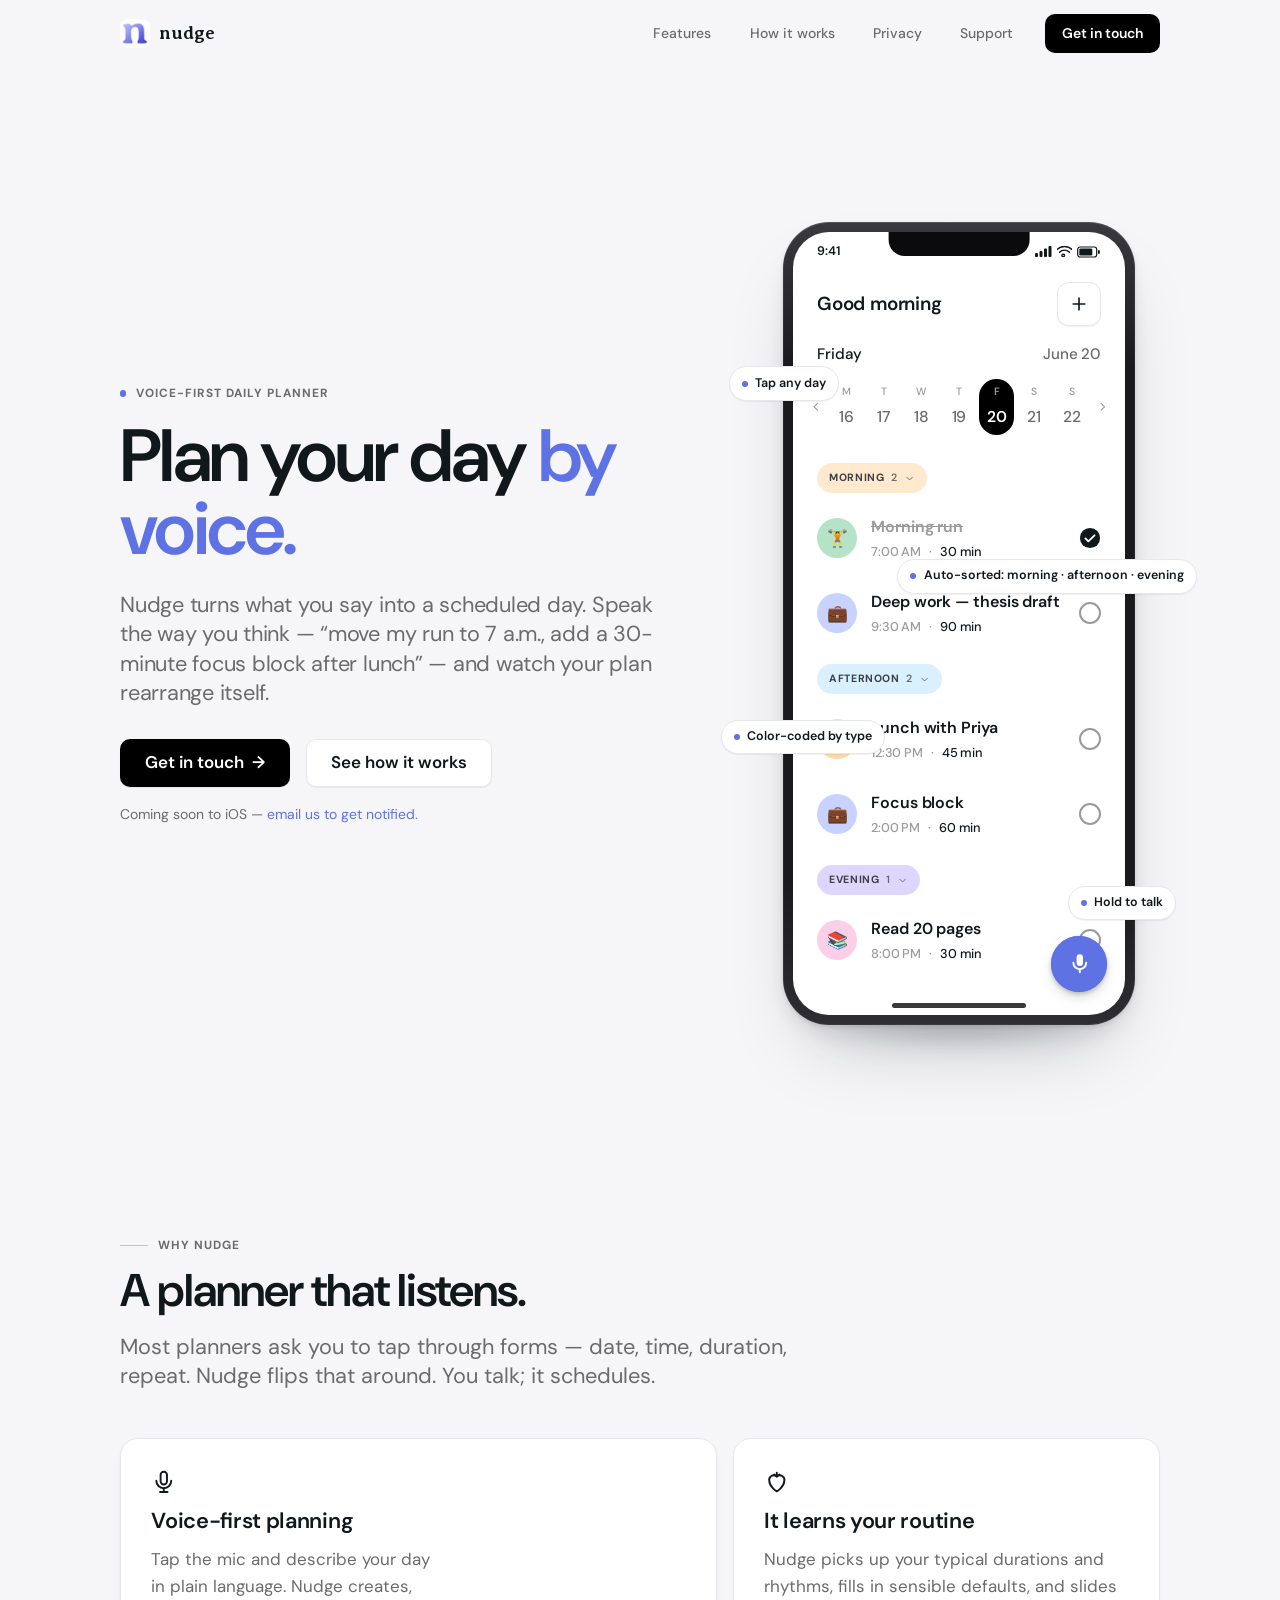
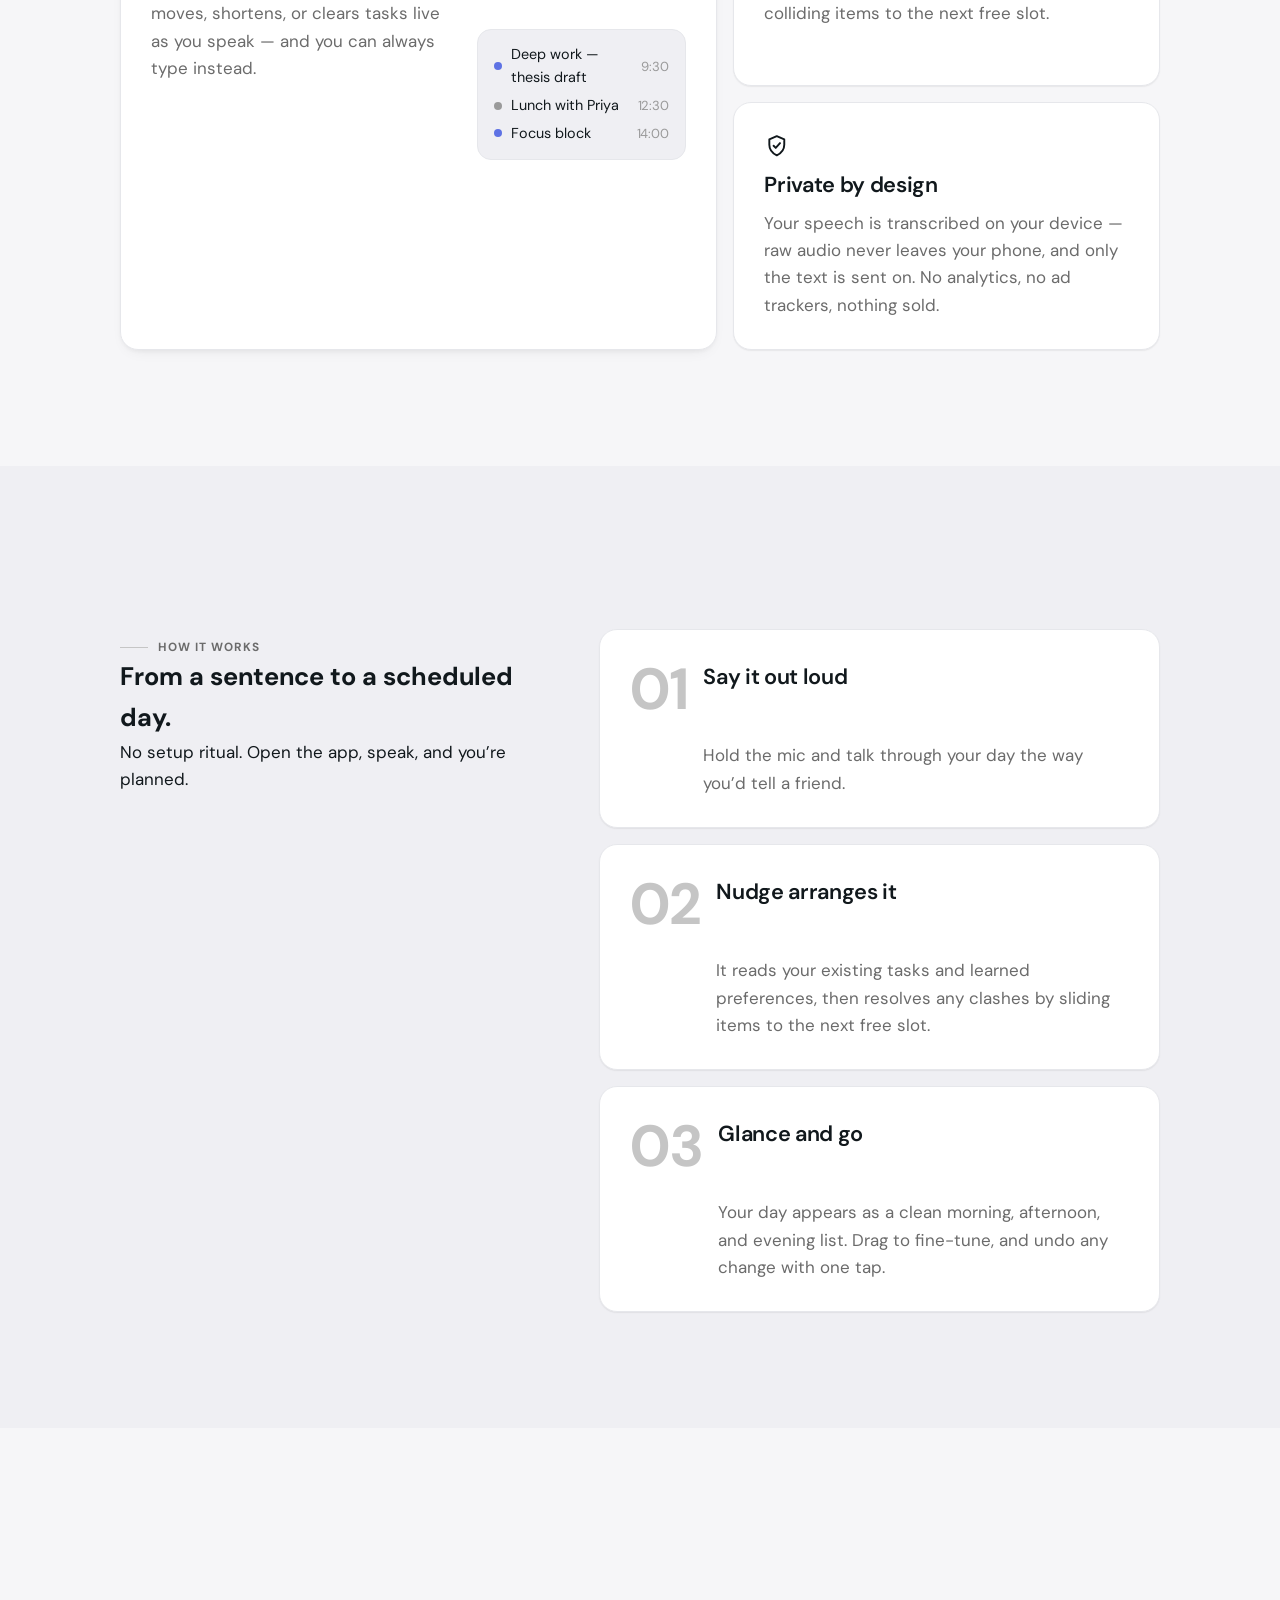
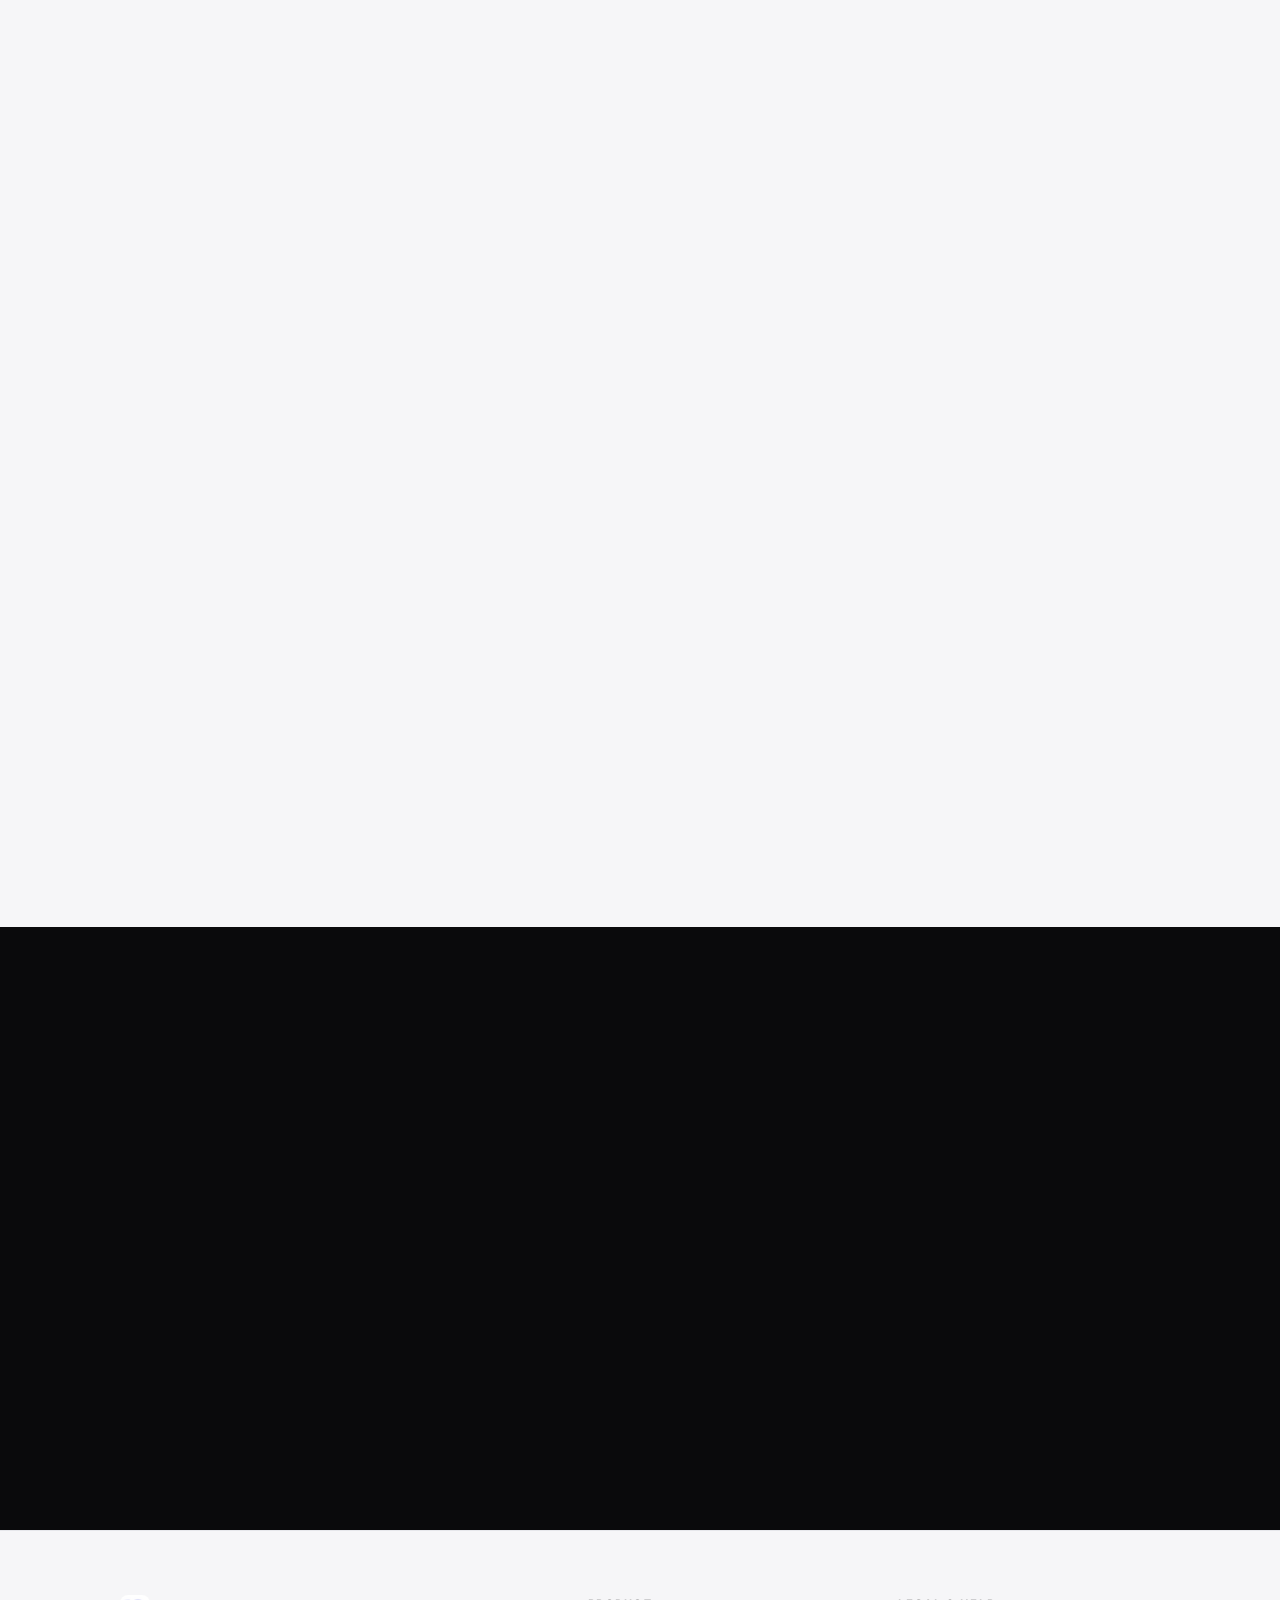
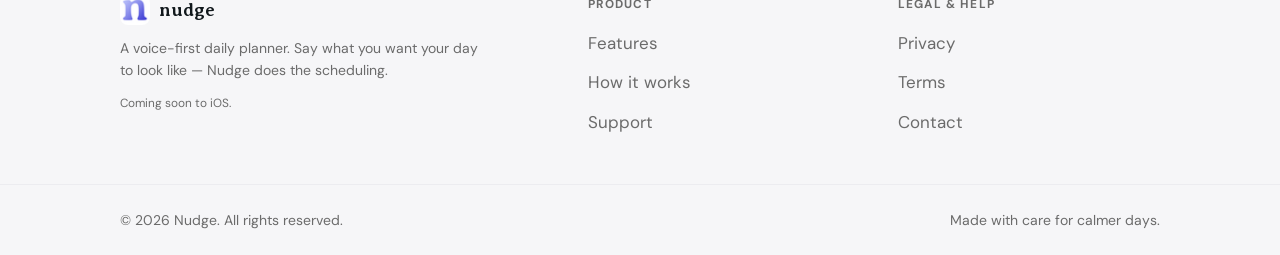
<file: index.html>
<!doctype html>
<html lang="en">
<head>
  <meta charset="utf-8" />
  <meta name="viewport" content="width=device-width, initial-scale=1" />

  <title>Nudge — Plan your day by voice</title>
  <meta name="description" content="Nudge is a voice-first daily planner. Say what you want your day to look like, and Nudge turns it into a scheduled day — no fiddly forms. Private by design, with on-device transcription." />
  <link rel="canonical" href="https://namle05.github.io/nudge-site/" />
  <meta name="theme-color" content="#F6F6F8" media="(prefers-color-scheme: light)" />
  <meta name="theme-color" content="#0A0A0C" media="(prefers-color-scheme: dark)" />
  <meta name="color-scheme" content="light dark" />

  <!-- Icons -->
  <link rel="icon" type="image/png" href="assets/favicon.png" sizes="512x512" />
  <link rel="icon" type="image/png" href="assets/favicon-32.png" sizes="32x32" />
  <link rel="apple-touch-icon" href="assets/apple-touch-icon.png" />

  <!-- Sitemap -->
  <link rel="sitemap" type="application/xml" href="sitemap.xml" />

  <!-- Open Graph -->
  <meta property="og:type" content="website" />
  <meta property="og:site_name" content="Nudge" />
  <meta property="og:title" content="Nudge — Plan your day by voice" />
  <meta property="og:description" content="Say what you want your day to look like, and Nudge turns it into a scheduled day. Private by design, with on-device transcription." />
  <meta property="og:url" content="https://namle05.github.io/nudge-site/" />
  <meta property="og:image" content="https://namle05.github.io/nudge-site/assets/og-image.png" />
  <meta property="og:image:width" content="1200" />
  <meta property="og:image:height" content="630" />
  <meta property="og:image:alt" content="Nudge — plan your day by voice." />

  <!-- Twitter -->
  <meta name="twitter:card" content="summary_large_image" />
  <meta name="twitter:title" content="Nudge — Plan your day by voice" />
  <meta name="twitter:description" content="Say what you want your day to look like, and Nudge turns it into a scheduled day. Private by design." />
  <meta name="twitter:image" content="https://namle05.github.io/nudge-site/assets/og-image.png" />
  <meta name="twitter:image:alt" content="Nudge — plan your day by voice." />

  <!-- Font: DM Sans (the app's font) -->
  <link rel="preconnect" href="https://fonts.googleapis.com" />
  <link rel="preconnect" href="https://fonts.gstatic.com" crossorigin />
  <link href="https://fonts.googleapis.com/css2?family=Averia+Serif+Libre:wght@400;700&family=DM+Sans:opsz,wght@9..40,400;9..40,500;9..40,600;9..40,700&display=swap" rel="stylesheet" />

  <link rel="stylesheet" href="styles.css" />

  <!-- Honest structured data: no rating, no price, iOS, pre-launch -->
  <script type="application/ld+json">
  {
    "@context": "https://schema.org",
    "@type": "SoftwareApplication",
    "name": "Nudge",
    "applicationCategory": "Productivity",
    "operatingSystem": "iOS",
    "description": "A voice-first daily planner. Say what you want your day to look like, and Nudge turns it into a scheduled day.",
    "url": "https://namle05.github.io/nudge-site/",
    "author": { "@type": "Person", "name": "Nam Le" }
  }
  </script>
</head>
<body>
  <a class="skip-link" href="#main">Skip to content</a>
  <div class="progress-bar" aria-hidden="true"></div>

  <header class="site-header">
    <span class="nav-sentinel" aria-hidden="true"></span>
    <div class="container">
      <a class="brand" href="index.html" aria-label="Nudge — home">
        <img src="assets/favicon-32.png" alt="" width="32" height="32" />
        <span>nudge</span>
      </a>
      <nav class="site-nav" aria-label="Primary">
        <a class="nav-secondary" href="#features">Features</a>
        <a class="nav-secondary" href="#how">How it works</a>
        <a class="nav-secondary" href="#privacy">Privacy</a>
        <a class="nav-secondary" href="support.html">Support</a>
        <a class="nav-cta" href="support.html">Get in touch</a>
      </nav>
    </div>
  </header>

  <main id="main">

    <!-- ===================== S1 · HERO ===================== -->
    <section class="hero" aria-labelledby="hero-title">
      <div class="container">
        <div class="hero-copy">
          <span class="eyebrow" data-reveal>
            <span class="dot" aria-hidden="true"></span> Voice-first daily planner
          </span>
          <h1 id="hero-title" data-reveal style="--reveal-delay:60ms">
            Plan your day <span class="hl">by voice.</span>
          </h1>
          <p class="lede" data-reveal style="--reveal-delay:120ms">
            Nudge turns what you say into a scheduled day. Speak the way you
            think — “move my run to 7&nbsp;a.m., add a 30-minute focus block
            after lunch” — and watch your plan rearrange itself.
          </p>
          <div class="cta-row" id="get-started" data-reveal style="--reveal-delay:180ms">
            <a class="btn btn-primary" href="support.html">
              Get in touch <span class="arrow" aria-hidden="true">&rarr;</span>
            </a>
            <a class="btn btn-ghost" href="#how">See how it works</a>
          </div>
          <p class="honest" data-reveal style="--reveal-delay:220ms">
            Coming soon to iOS —
            <a href="mailto:nudgeplannerapp@gmail.com">email us to get notified.</a>
          </p>
          <p class="reassure" data-reveal style="--reveal-delay:260ms">
            <svg width="16" height="16" viewBox="0 0 24 24" fill="none" aria-hidden="true">
              <path d="M12 3l7 3v5c0 4.5-3 8-7 10-4-2-7-5.5-7-10V6l7-3z" stroke="currentColor" stroke-width="1.7" stroke-linejoin="round"/>
              <path d="M9 12l2 2 4-4.5" stroke="currentColor" stroke-width="1.7" stroke-linecap="round" stroke-linejoin="round"/>
            </svg>
            Your voice stays on your phone. No ads, no tracking.
          </p>
        </div>

        <!-- A faithful recreation of the app's Todo screen, in a real device frame -->
        <div class="hero-visual" data-reveal style="--reveal-delay:140ms" aria-hidden="true">
          <div class="device-stage">

            <!-- The planned day -->
            <div class="device device--planned">
              <span class="device-notch"></span>
              <div class="device-screen phone-screen">

                <!-- status bar -->
                <div class="status-bar">
                  <span class="clock">9:41</span>
                  <span class="sb-glyphs">
                    <svg width="17" height="11" viewBox="0 0 17 11" fill="currentColor"><rect x="0" y="7" width="3" height="4" rx="1"/><rect x="4.5" y="5" width="3" height="6" rx="1"/><rect x="9" y="2.5" width="3" height="8.5" rx="1"/><rect x="13.5" y="0" width="3" height="11" rx="1"/></svg>
                    <svg width="15" height="11" viewBox="0 0 15 11" fill="none"><path d="M7.5 9.5a1.3 1.3 0 1 0 0 .01M2.5 6.2a7 7 0 0 1 10 0M0 3.4a11 11 0 0 1 15 0" stroke="currentColor" stroke-width="1.4" stroke-linecap="round"/></svg>
                    <svg width="24" height="12" viewBox="0 0 24 12" fill="none"><rect x="0.7" y="1" width="19" height="10" rx="2.5" stroke="currentColor" stroke-width="1.2"/><rect x="2.3" y="2.6" width="13" height="6.8" rx="1.2" fill="currentColor"/><rect x="21" y="4" width="1.8" height="4" rx="0.9" fill="currentColor"/></svg>
                  </span>
                </div>

                <!-- header: greeting + add button -->
                <div class="app-head" style="--row-i:0">
                  <span class="app-greeting">Good morning</span>
                  <span class="app-add">
                    <svg viewBox="0 0 24 24" fill="none"><path d="M12 5v14M5 12h14" stroke="currentColor" stroke-width="2" stroke-linecap="round"/></svg>
                  </span>
                </div>

                <!-- date row -->
                <div class="app-date" style="--row-i:1">
                  <span>Friday</span>
                  <span class="app-date-num">June 20</span>
                </div>

                <!-- weekly calendar -->
                <div class="app-week" style="--row-i:2">
                  <span class="week-chev"><svg viewBox="0 0 24 24" fill="none"><path d="M15 6l-6 6 6 6" stroke="currentColor" stroke-width="2" stroke-linecap="round" stroke-linejoin="round"/></svg></span>
                  <div class="week-days">
                    <span class="day"><span class="d-letter">M</span><span class="d-num">16</span></span>
                    <span class="day"><span class="d-letter">T</span><span class="d-num">17</span></span>
                    <span class="day"><span class="d-letter">W</span><span class="d-num">18</span></span>
                    <span class="day"><span class="d-letter">T</span><span class="d-num">19</span></span>
                    <span class="day selected"><span class="d-letter">F</span><span class="d-num">20</span></span>
                    <span class="day"><span class="d-letter">S</span><span class="d-num">21</span></span>
                    <span class="day"><span class="d-letter">S</span><span class="d-num">22</span></span>
                  </div>
                  <span class="week-chev"><svg viewBox="0 0 24 24" fill="none"><path d="M9 6l6 6-6 6" stroke="currentColor" stroke-width="2" stroke-linecap="round" stroke-linejoin="round"/></svg></span>
                </div>

                <div class="app-list">
                  <!-- MORNING -->
                  <div class="app-section" style="--row-i:3">
                    <span class="section-pill morning">
                      Morning <span class="count">2</span>
                      <svg viewBox="0 0 24 24" fill="none"><path d="M6 9l6 6 6-6" stroke="currentColor" stroke-width="2" stroke-linecap="round" stroke-linejoin="round"/></svg>
                    </span>
                  </div>
                  <div class="task done" style="--row-i:4">
                    <span class="cat" style="background:#B6E2C7">🏋️</span>
                    <span class="body">
                      <span class="t-name">Morning run</span>
                      <span class="t-sub"><span class="t-time">7:00 AM</span><span class="t-dur">30 min</span></span>
                    </span>
                    <span class="check">
                      <svg class="demo-check" viewBox="0 0 24 24" fill="none"><circle cx="12" cy="12" r="11" fill="currentColor"/><path d="M7 12.5l3.2 3.2L17 9" stroke="#fff" stroke-width="2" stroke-linecap="round" stroke-linejoin="round"/></svg>
                    </span>
                  </div>
                  <div class="task" style="--row-i:5">
                    <span class="cat" style="background:#C7D2FE">💼</span>
                    <span class="body">
                      <span class="t-name">Deep work — thesis draft</span>
                      <span class="t-sub"><span class="t-time">9:30 AM</span><span class="t-dur">90 min</span></span>
                    </span>
                    <span class="check"></span>
                  </div>

                  <!-- AFTERNOON -->
                  <div class="app-section" style="--row-i:6">
                    <span class="section-pill afternoon">
                      Afternoon <span class="count">2</span>
                      <svg viewBox="0 0 24 24" fill="none"><path d="M6 9l6 6 6-6" stroke="currentColor" stroke-width="2" stroke-linecap="round" stroke-linejoin="round"/></svg>
                    </span>
                  </div>
                  <div class="task" style="--row-i:7">
                    <span class="cat" style="background:#FFD8A8">🍽️</span>
                    <span class="body">
                      <span class="t-name">Lunch with Priya</span>
                      <span class="t-sub"><span class="t-time">12:30 PM</span><span class="t-dur">45 min</span></span>
                    </span>
                    <span class="check"></span>
                  </div>
                  <div class="task" style="--row-i:8">
                    <span class="cat" style="background:#C7D2FE">💼</span>
                    <span class="body">
                      <span class="t-name">Focus block</span>
                      <span class="t-sub"><span class="t-time">2:00 PM</span><span class="t-dur">60 min</span></span>
                    </span>
                    <span class="check"></span>
                  </div>

                  <!-- EVENING -->
                  <div class="app-section" style="--row-i:9">
                    <span class="section-pill evening">
                      Evening <span class="count">1</span>
                      <svg viewBox="0 0 24 24" fill="none"><path d="M6 9l6 6 6-6" stroke="currentColor" stroke-width="2" stroke-linecap="round" stroke-linejoin="round"/></svg>
                    </span>
                  </div>
                  <div class="task" style="--row-i:10">
                    <span class="cat" style="background:#FBCFE8">📚</span>
                    <span class="body">
                      <span class="t-name">Read 20 pages</span>
                      <span class="t-sub"><span class="t-time">8:00 PM</span><span class="t-dur">30 min</span></span>
                    </span>
                    <span class="check"></span>
                  </div>
                </div>

                <!-- floating mic button — the only prominent blue -->
                <span class="app-mic">
                  <svg viewBox="0 0 24 24" fill="none">
                    <rect x="9" y="3" width="6" height="11" rx="3" fill="#fff"/>
                    <path d="M6 11a6 6 0 0 0 12 0M12 17v3" stroke="#fff" stroke-width="1.8" stroke-linecap="round"/>
                  </svg>
                </span>

                <span class="home-indicator"></span>
              </div>
            </div>

            <!-- grounding contact shadow -->
            <span class="device-shadow"></span>

            <!-- desktop callout pins -->
            <span class="callout-pin callout-pin--day"><span class="pin-dot"></span> Tap any day</span>
            <span class="callout-pin callout-pin--section"><span class="pin-dot"></span> Auto-sorted: morning · afternoon · evening</span>
            <span class="callout-pin callout-pin--cat"><span class="pin-dot"></span> Color-coded by type</span>
            <span class="callout-pin callout-pin--mic"><span class="pin-dot"></span> Hold to talk</span>
          </div>

          <!-- collapsed listening + callout list (mobile / no second device) -->
          <div class="listen-card">
            <p class="lc-transcript">add a 30-minute focus block after lunch<span class="tail">…</span></p>
            <span class="lc-chip"><span class="pin-dot"></span> Added Focus block at 2pm</span>
          </div>
          <ul class="device-callout-list">
            <li><span class="pin-dot"></span> Tap any day to plan it</li>
            <li><span class="pin-dot"></span> Auto-sorted: morning · afternoon · evening</li>
            <li><span class="pin-dot"></span> Color-coded by type</li>
            <li><span class="pin-dot"></span> Hold the mic to talk</li>
          </ul>
        </div>
      </div>
    </section>

    <!-- ===================== S2 · FEATURES ===================== -->
    <section class="section" id="features" aria-labelledby="features-title">
      <div class="container">
        <div class="section-head">
          <p class="kicker" data-reveal>Why Nudge</p>
          <h2 id="features-title" data-reveal style="--reveal-delay:60ms">A planner that listens.</h2>
          <p class="intro" data-reveal style="--reveal-delay:120ms">
            Most planners ask you to tap through forms — date, time, duration,
            repeat. Nudge flips that around. You talk; it schedules.
          </p>
        </div>

        <div class="bento" data-reveal-group>
          <article class="card b-primary" data-reveal>
            <span class="feat-glyph" aria-hidden="true">
              <svg viewBox="0 0 24 24" fill="none">
                <rect x="9" y="2.5" width="6" height="12" rx="3" stroke="currentColor" stroke-width="1.8"/>
                <path d="M5 11a7 7 0 0 0 14 0M12 18v3.5M8.5 21.5h7" stroke="currentColor" stroke-width="1.8" stroke-linecap="round" stroke-linejoin="round"/>
              </svg>
            </span>
            <h3>Voice-first planning</h3>
            <p>
              Tap the mic and describe your day in plain language. Nudge creates,
              moves, shortens, or clears tasks live as you speak — and you can
              always type instead.
            </p>
            <div class="mini-day" aria-hidden="true">
              <span class="mini-row"><span class="dot-s accent"></span> Deep work — thesis draft <span class="m-time">9:30</span></span>
              <span class="mini-row"><span class="dot-s"></span> Lunch with Priya <span class="m-time">12:30</span></span>
              <span class="mini-row"><span class="dot-s accent"></span> Focus block <span class="m-time">14:00</span></span>
            </div>
          </article>

          <article class="card b-1" data-reveal style="--reveal-delay:80ms">
            <span class="feat-glyph" aria-hidden="true">
              <svg viewBox="0 0 24 24" fill="none">
                <path d="M12 21s-7-4.4-7-9.7A4.3 4.3 0 0 1 12 7a4.3 4.3 0 0 1 7 4.3C19 16.6 12 21 12 21z" stroke="currentColor" stroke-width="1.8" stroke-linejoin="round"/>
                <path d="M12 7V3.5M9.5 5.2 12 7l2.5-1.8" stroke="currentColor" stroke-width="1.8" stroke-linecap="round" stroke-linejoin="round"/>
              </svg>
            </span>
            <h3>It learns your routine</h3>
            <p>
              Nudge picks up your typical durations and rhythms, fills in sensible
              defaults, and slides colliding items to the next free slot.
            </p>
          </article>

          <article class="card b-2" data-reveal style="--reveal-delay:160ms">
            <span class="feat-glyph" aria-hidden="true">
              <svg viewBox="0 0 24 24" fill="none">
                <path d="M12 3l7 3v5c0 4.5-3 8-7 10-4-2-7-5.5-7-10V6l7-3z" stroke="currentColor" stroke-width="1.8" stroke-linejoin="round"/>
                <path d="M9 12l2 2 4-4.5" stroke="currentColor" stroke-width="1.8" stroke-linecap="round" stroke-linejoin="round"/>
              </svg>
            </span>
            <h3>Private by design</h3>
            <p>
              Your speech is transcribed on your device — raw audio never leaves
              your phone, and only the text is sent on. No analytics, no ad
              trackers, nothing sold.
            </p>
          </article>
        </div>
      </div>
    </section>

    <!-- ===================== S3 · HOW IT WORKS ===================== -->
    <section class="section" id="how" aria-labelledby="how-title">
      <div class="container">
        <div class="hiw">
          <div class="hiw-intro">
            <p class="kicker" data-reveal>How it works</p>
            <h2 id="how-title" class="section-head" data-reveal style="--reveal-delay:60ms">From a sentence to a scheduled day.</h2>
            <p class="intro" data-reveal style="--reveal-delay:120ms">No setup ritual. Open the app, speak, and you’re planned.</p>
          </div>

          <ol class="hiw-panels" role="list">
            <li class="hiw-panel" data-reveal>
              <span class="num" aria-hidden="true">01</span>
              <h3>Say it out loud</h3>
              <p>Hold the mic and talk through your day the way you’d tell a friend.</p>
            </li>
            <li class="hiw-panel" data-reveal style="--reveal-delay:80ms">
              <span class="num" aria-hidden="true">02</span>
              <h3>Nudge arranges it</h3>
              <p>It reads your existing tasks and learned preferences, then resolves any clashes by sliding items to the next free slot.</p>
            </li>
            <li class="hiw-panel" data-reveal style="--reveal-delay:160ms">
              <span class="num" aria-hidden="true">03</span>
              <h3>Glance and go</h3>
              <p>Your day appears as a clean morning, afternoon, and evening list. Drag to fine-tune, and undo any change with one tap.</p>
            </li>
          </ol>
        </div>
      </div>
    </section>

    <!-- ===================== S4 · THINGS YOU CAN SAY ===================== -->
    <section class="section" aria-labelledby="say-title">
      <div class="container">
        <p class="kicker" data-reveal>Say it your way</p>
        <h2 id="say-title" class="section-head" data-reveal style="--reveal-delay:60ms">Things you can say.</h2>

        <div class="say-grid" role="list" aria-label="Examples of what you can say to Nudge">
          <span class="say-chip" role="listitem"><span class="q" aria-hidden="true"><svg viewBox="0 0 24 24" fill="none"><rect x="9" y="3" width="6" height="11" rx="3" stroke="currentColor" stroke-width="1.8"/><path d="M6 11a6 6 0 0 0 12 0M12 17v3" stroke="currentColor" stroke-width="1.8" stroke-linecap="round"/></svg></span> “Block 9–11 for thesis writing.”</span>
          <span class="say-chip" role="listitem"><span class="q" aria-hidden="true"><svg viewBox="0 0 24 24" fill="none"><rect x="9" y="3" width="6" height="11" rx="3" stroke="currentColor" stroke-width="1.8"/><path d="M6 11a6 6 0 0 0 12 0M12 17v3" stroke="currentColor" stroke-width="1.8" stroke-linecap="round"/></svg></span> “Add a short walk before dinner.”</span>
          <span class="say-chip" role="listitem"><span class="q" aria-hidden="true"><svg viewBox="0 0 24 24" fill="none"><rect x="9" y="3" width="6" height="11" rx="3" stroke="currentColor" stroke-width="1.8"/><path d="M6 11a6 6 0 0 0 12 0M12 17v3" stroke="currentColor" stroke-width="1.8" stroke-linecap="round"/></svg></span> “Every weekday, 7 a.m. gym.”</span>
          <span class="say-chip" role="listitem"><span class="q" aria-hidden="true"><svg viewBox="0 0 24 24" fill="none"><rect x="9" y="3" width="6" height="11" rx="3" stroke="currentColor" stroke-width="1.8"/><path d="M6 11a6 6 0 0 0 12 0M12 17v3" stroke="currentColor" stroke-width="1.8" stroke-linecap="round"/></svg></span> “Move lunch to 1 and shorten it.”</span>
          <span class="say-chip" role="listitem"><span class="q" aria-hidden="true"><svg viewBox="0 0 24 24" fill="none"><rect x="9" y="3" width="6" height="11" rx="3" stroke="currentColor" stroke-width="1.8"/><path d="M6 11a6 6 0 0 0 12 0M12 17v3" stroke="currentColor" stroke-width="1.8" stroke-linecap="round"/></svg></span> “Clear my evening.”</span>
          <span class="say-chip" role="listitem"><span class="q" aria-hidden="true"><svg viewBox="0 0 24 24" fill="none"><rect x="9" y="3" width="6" height="11" rx="3" stroke="currentColor" stroke-width="1.8"/><path d="M6 11a6 6 0 0 0 12 0M12 17v3" stroke="currentColor" stroke-width="1.8" stroke-linecap="round"/></svg></span> “Push my run to 7 a.m.”</span>
        </div>
      </div>
    </section>

    <!-- ===================== S5 · PRIVACY ===================== -->
    <section class="section" id="privacy" aria-labelledby="privacy-title">
      <div class="container">
        <div class="privacy-grid">
          <div class="privacy-statement">
            <p class="kicker" data-reveal>Built private</p>
            <span class="shield" aria-hidden="true">
              <svg viewBox="0 0 24 24" fill="none">
                <path d="M12 3l7 3v5c0 4.5-3 8-7 10-4-2-7-5.5-7-10V6l7-3z" stroke="currentColor" stroke-width="1.6" stroke-linejoin="round"/>
                <path d="M8.5 12l2.3 2.3 4.7-5" stroke="currentColor" stroke-width="1.8" stroke-linecap="round" stroke-linejoin="round"/>
              </svg>
            </span>
            <h2 id="privacy-title" data-reveal style="--reveal-delay:60ms">Privacy isn’t a setting. It’s the design.</h2>
            <p data-reveal style="--reveal-delay:120ms">
              Your voice is transcribed on your device. The raw audio never leaves
              your phone — only the text of what you said is sent on to plan your day.
            </p>
            <p data-reveal style="--reveal-delay:160ms">
              There are no analytics or ad trackers, nothing is sold or shared, and
              your data is isolated to your account.
            </p>
            <p class="privacy-links" data-reveal style="--reveal-delay:200ms">
              <a class="ink-underline" href="privacy.html">Read the privacy policy</a>
              <a class="ink-underline" href="terms.html">Read the terms</a>
            </p>
          </div>

          <ul class="checklist panel" role="list" data-reveal-group>
            <li data-reveal>
              <span class="ck" aria-hidden="true">
                <svg viewBox="0 0 24 24" fill="none"><path d="M5 12.5l4 4 10-10" stroke="currentColor" stroke-width="2.2" stroke-linecap="round" stroke-linejoin="round"/></svg>
              </span>
              <div>
                <h3>Your voice stays on your phone.</h3>
                <p>Speech is transcribed on-device; raw audio is never uploaded to us or anyone else.</p>
              </div>
            </li>
            <li data-reveal style="--reveal-delay:80ms">
              <span class="ck" aria-hidden="true">
                <svg viewBox="0 0 24 24" fill="none"><path d="M5 12.5l4 4 10-10" stroke="currentColor" stroke-width="2.2" stroke-linecap="round" stroke-linejoin="round"/></svg>
              </span>
              <div>
                <h3>No analytics or ad trackers — and no cross-app tracking.</h3>
                <p>There are no advertising or tracking SDKs in the app.</p>
              </div>
            </li>
            <li data-reveal style="--reveal-delay:160ms">
              <span class="ck" aria-hidden="true">
                <svg viewBox="0 0 24 24" fill="none"><path d="M5 12.5l4 4 10-10" stroke="currentColor" stroke-width="2.2" stroke-linecap="round" stroke-linejoin="round"/></svg>
              </span>
              <div>
                <h3>Your data is isolated with Row-Level Security.</h3>
                <p>Only you can read or write your rows, and you can delete everything anytime from Profile.</p>
              </div>
            </li>
          </ul>
        </div>
      </div>
    </section>

    <!-- ===================== S6 · CLOSING CTA (the one dark moment) ===================== -->
    <section class="section cta-band section--invert" aria-labelledby="cta-title">
      <div class="container">
        <div class="inner">
          <p class="kicker" data-reveal>Ready when you are</p>
          <h2 id="cta-title" data-reveal style="--reveal-delay:180ms">Let your day <span class="hl">plan itself.</span></h2>
          <p data-reveal style="--reveal-delay:120ms">
            Speak your intentions; Nudge keeps the schedule. Questions before you
            start? We’re a real person away.
          </p>
          <div class="cta-row" data-reveal style="--reveal-delay:180ms">
            <a class="btn btn-primary" href="support.html">
              Get in touch <span class="arrow" aria-hidden="true">&rarr;</span>
            </a>
            <a class="btn btn-ghost" href="privacy.html">Read the privacy policy</a>
          </div>
          <p class="honest" data-reveal style="--reveal-delay:220ms">Coming soon to iOS.</p>
        </div>
      </div>
    </section>
  </main>

  <footer class="site-footer">
    <div class="container">
      <div class="footer-brand">
        <a class="brand" href="index.html" aria-label="Nudge — home">
          <img src="assets/favicon-32.png" alt="" width="32" height="32" />
          <span>nudge</span>
        </a>
        <p>A voice-first daily planner. Say what you want your day to look like — Nudge does the scheduling.</p>
        <span class="soon">Coming soon to iOS.</span>
      </div>
      <nav class="footer-col" aria-label="Product">
        <h4>Product</h4>
        <ul>
          <li><a href="index.html#features">Features</a></li>
          <li><a href="index.html#how">How it works</a></li>
          <li><a href="support.html">Support</a></li>
        </ul>
      </nav>
      <nav class="footer-col" aria-label="Legal and help">
        <h4>Legal &amp; help</h4>
        <ul>
          <li><a href="privacy.html">Privacy</a></li>
          <li><a href="terms.html">Terms</a></li>
          <li><a href="mailto:nudgeplannerapp@gmail.com">Contact</a></li>
        </ul>
      </nav>
    </div>
    <div class="footer-bottom">
      <div class="container">
        <p>&copy; 2026 Nudge. All rights reserved.</p>
        <span class="made">Made with care for calmer days.</span>
      </div>
    </div>
  </footer>

  <script defer src="main.js"></script>
</body>
</html>
</file>
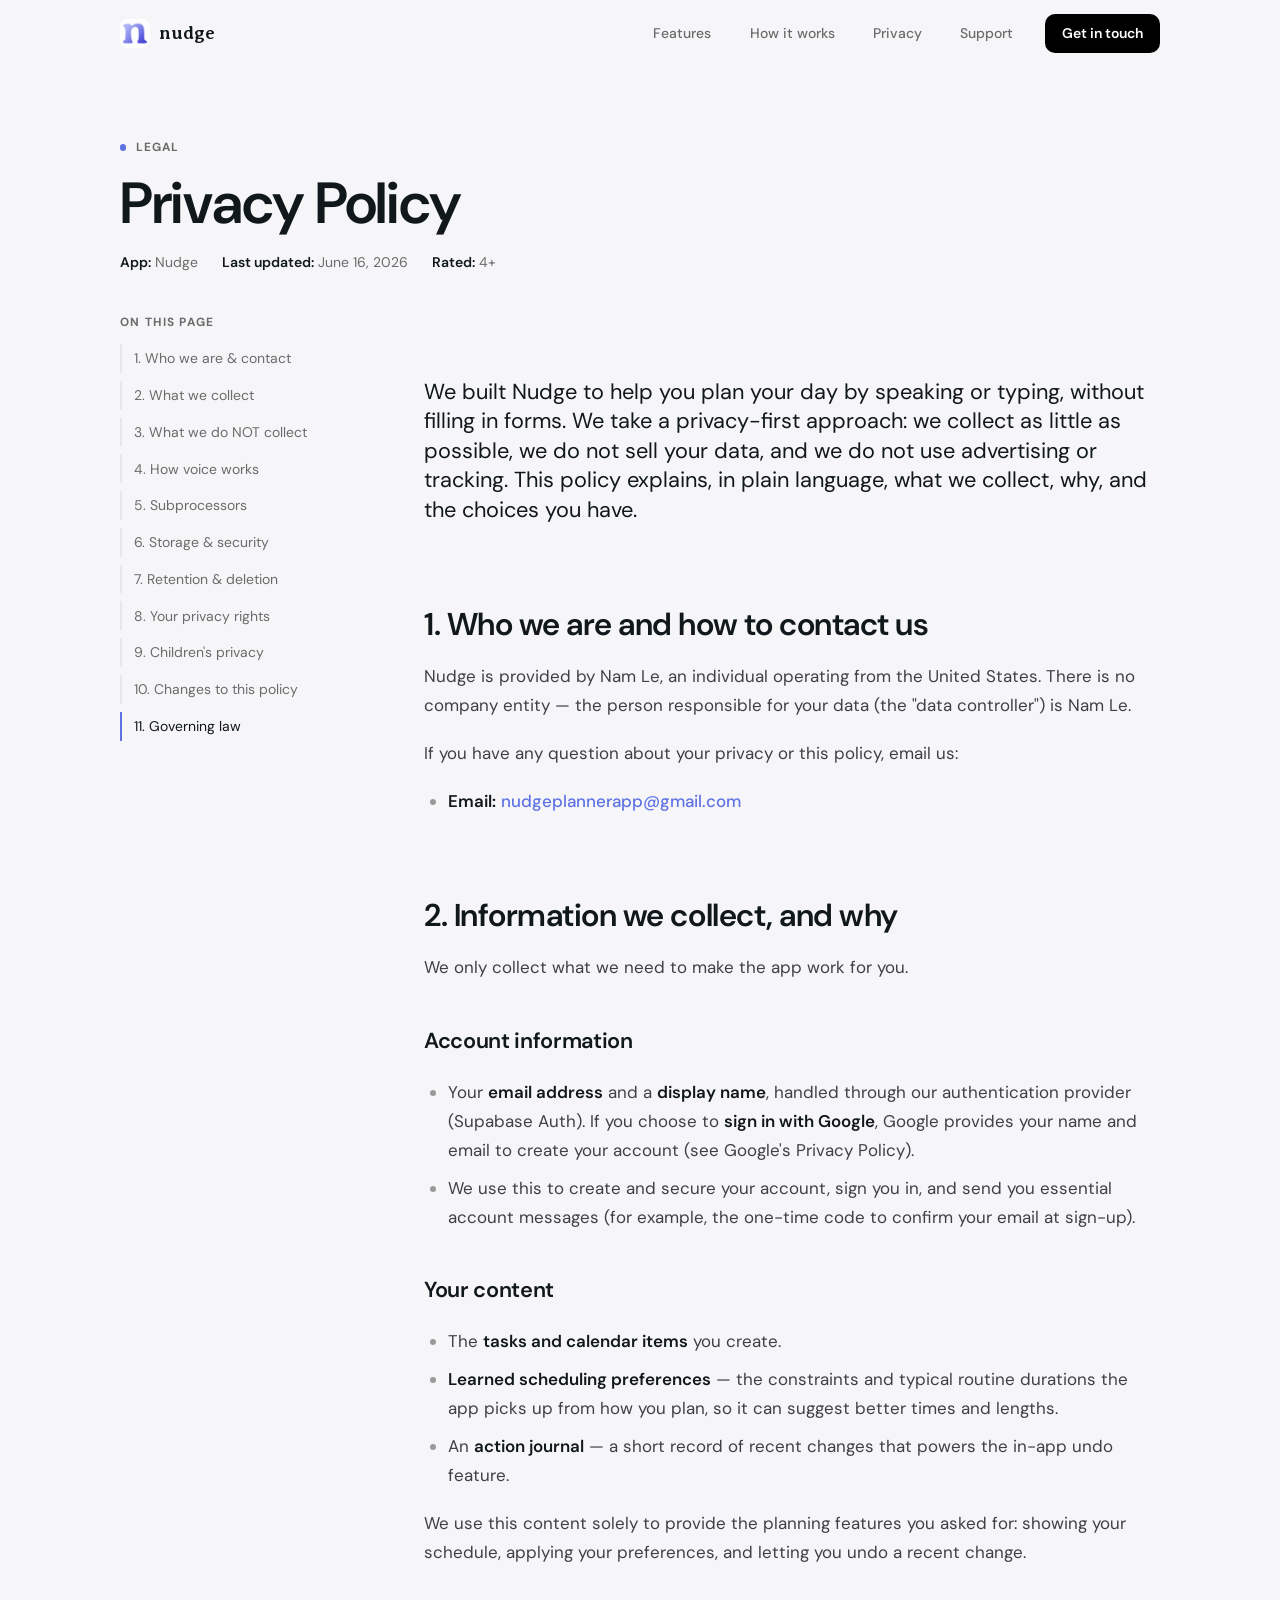
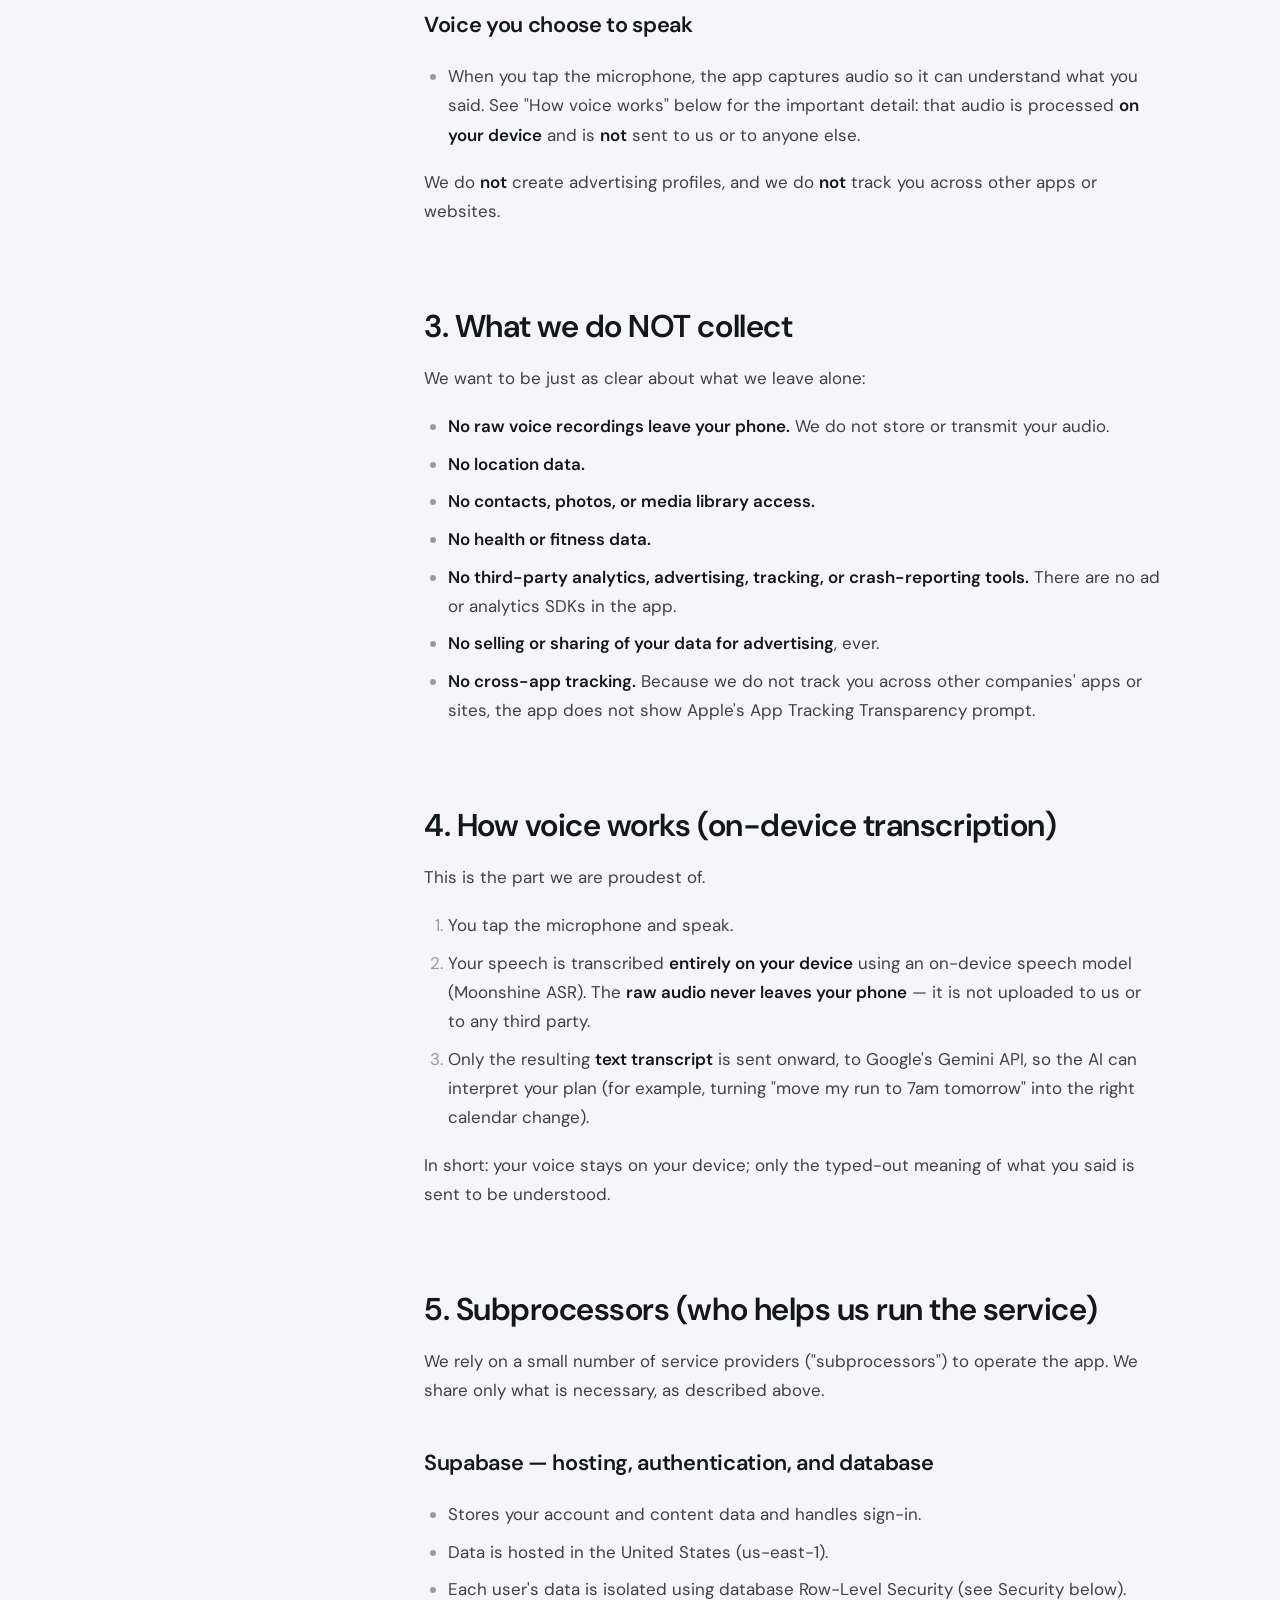
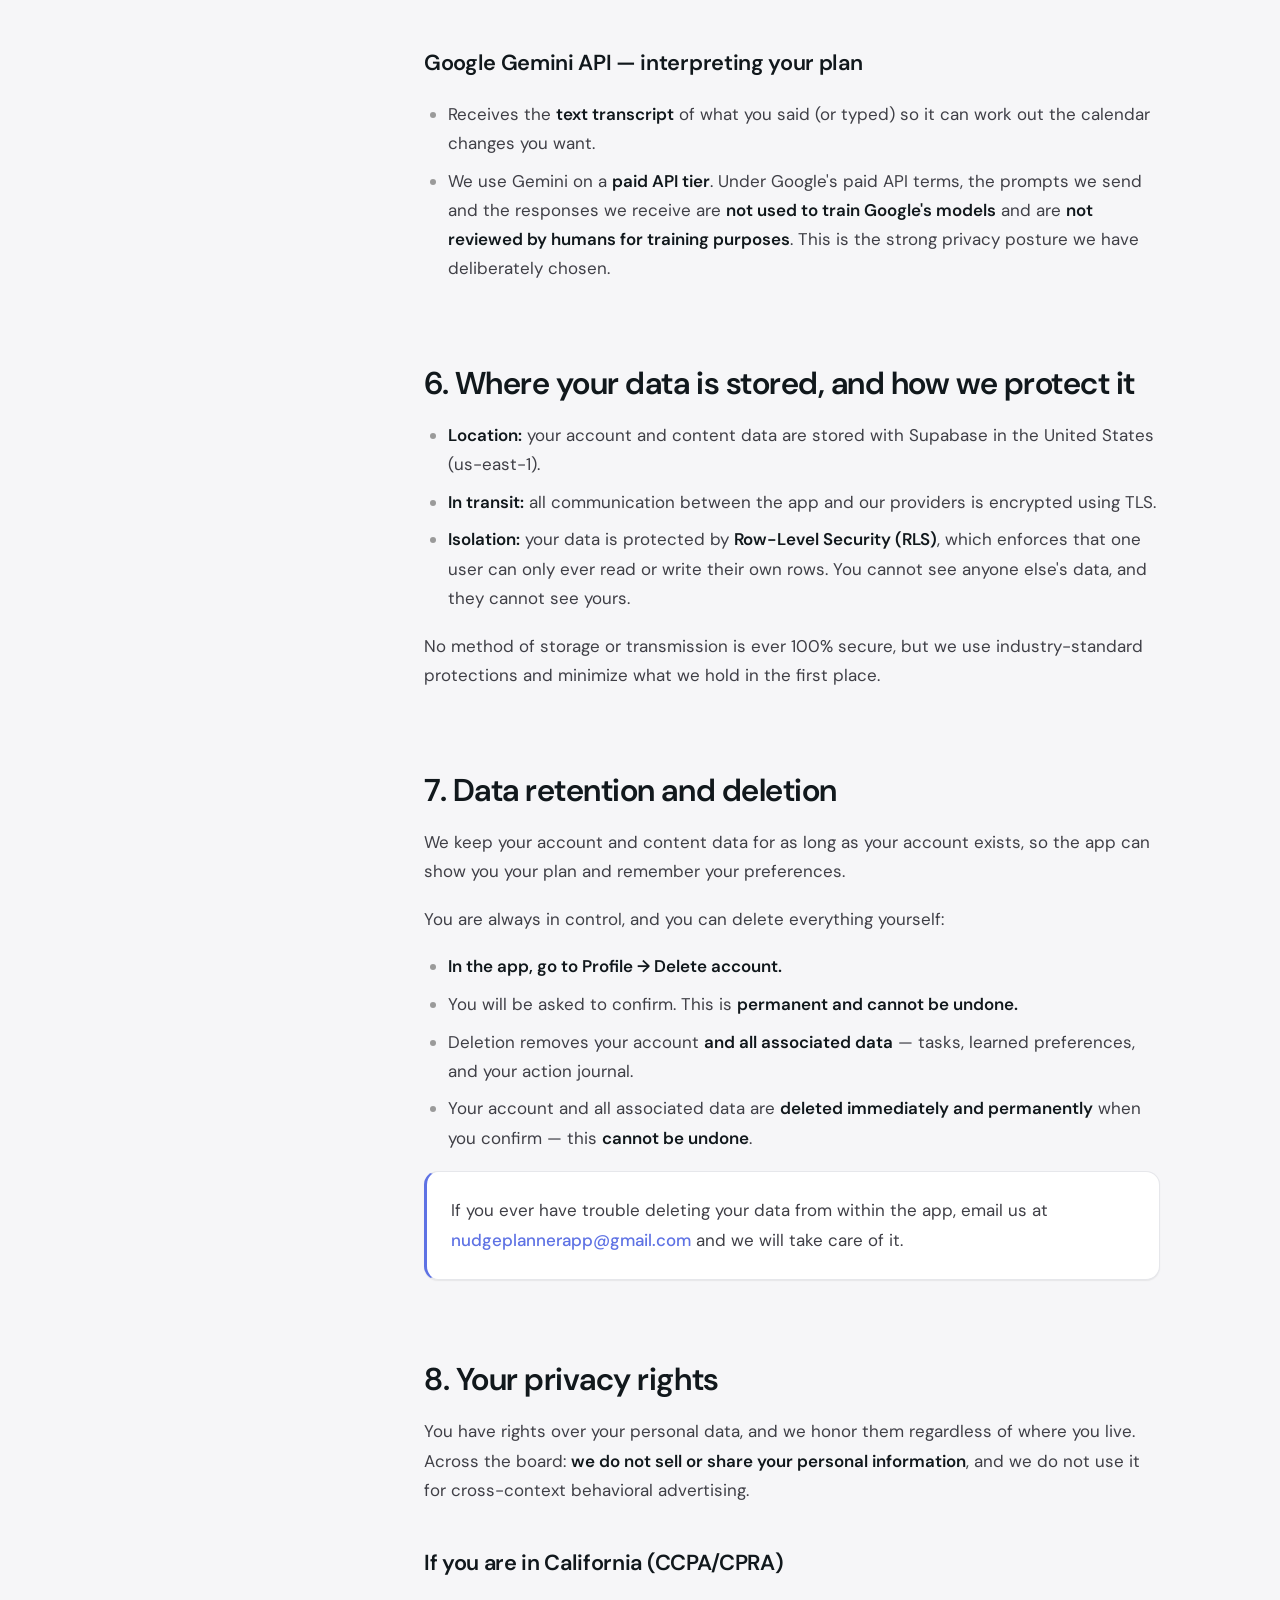
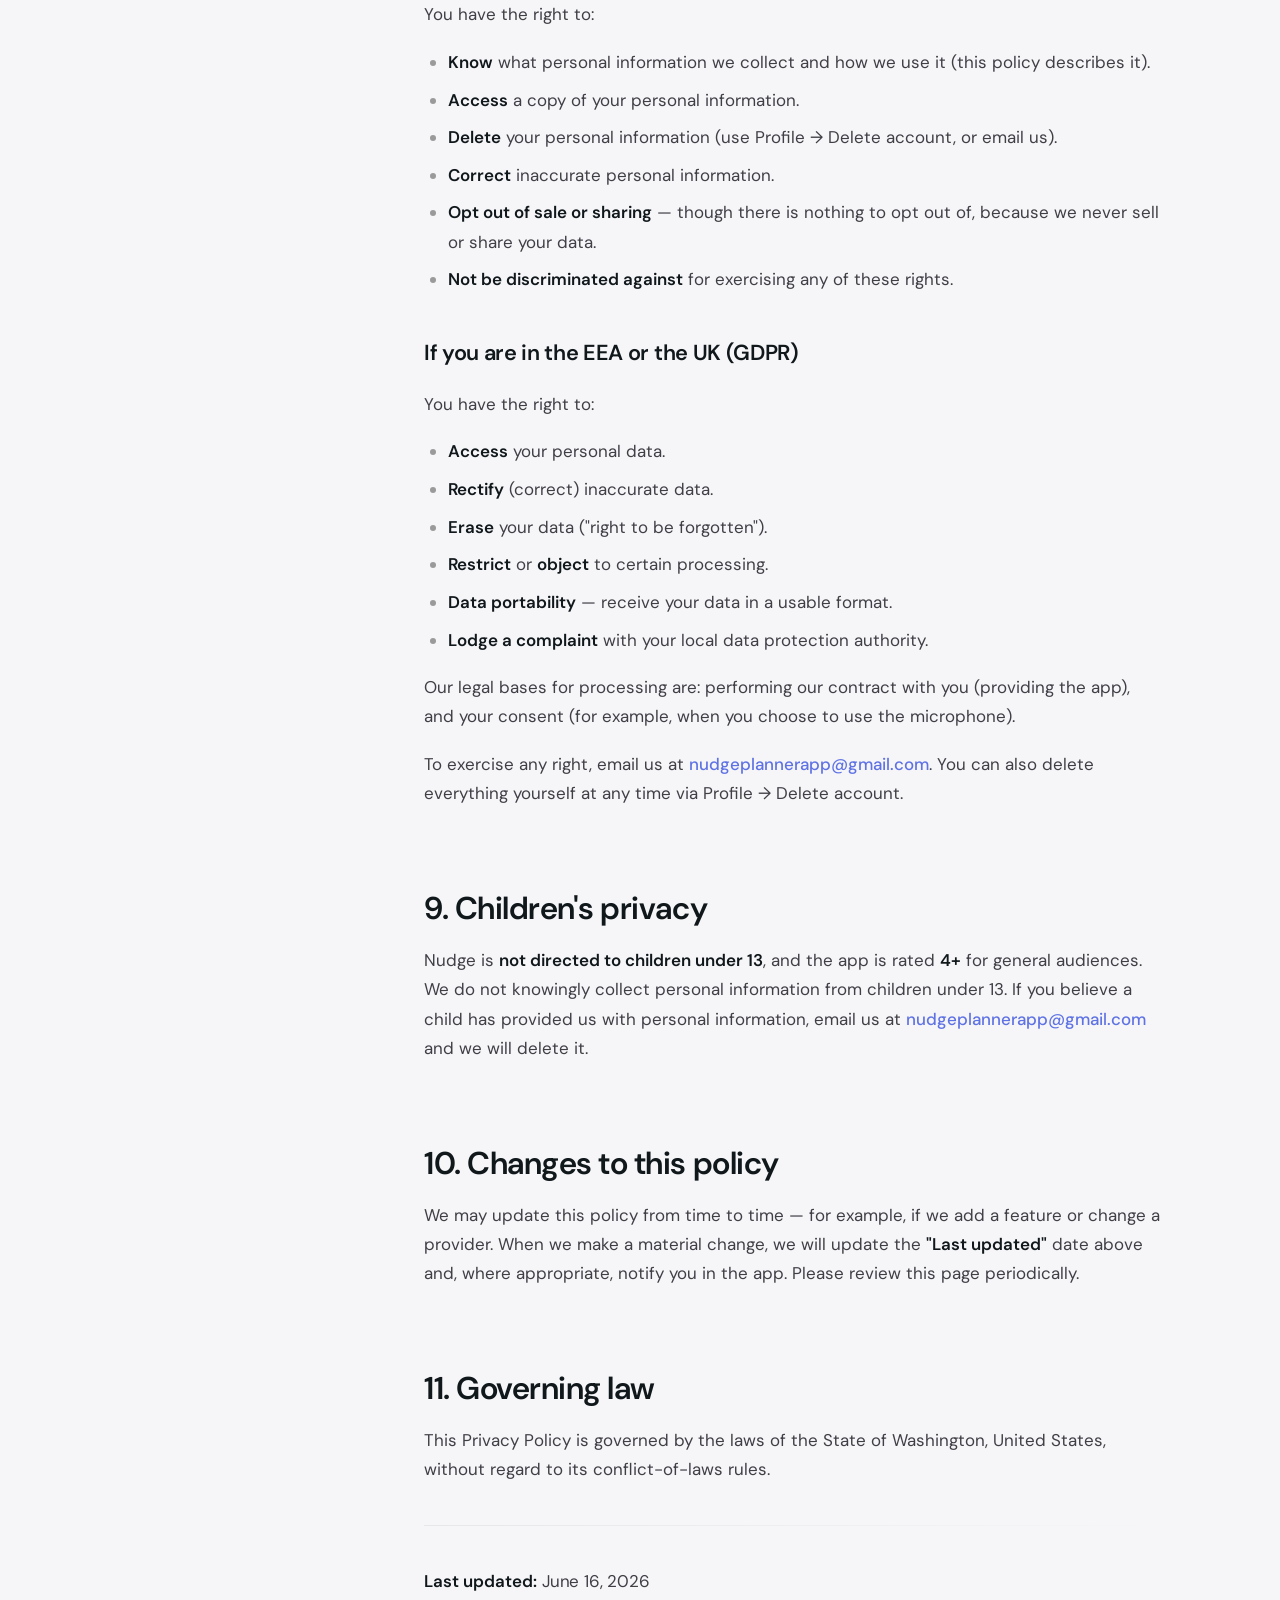
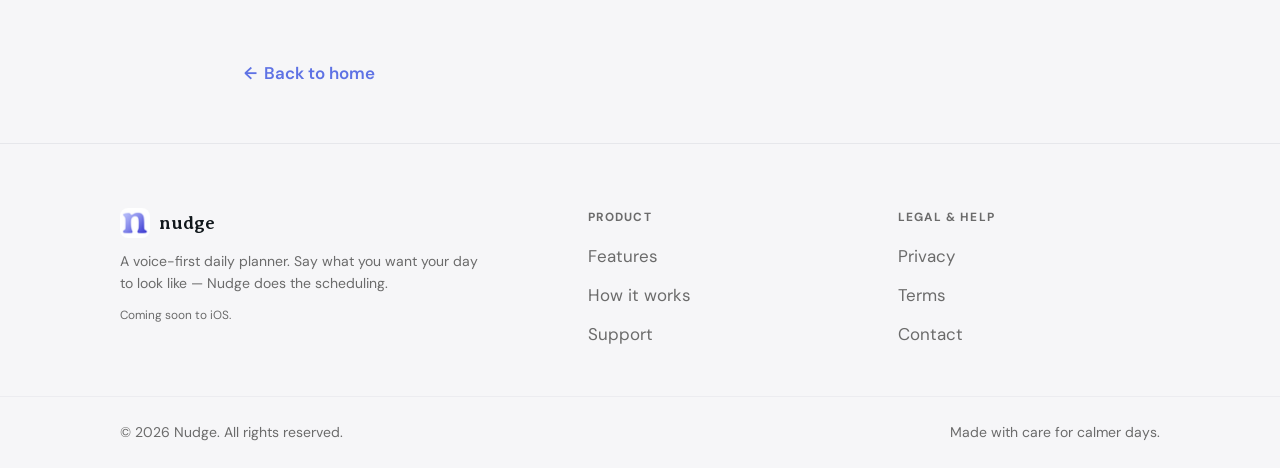
<file: privacy.html>
<!doctype html>
<html lang="en">
<head>
  <meta charset="utf-8" />
  <meta name="viewport" content="width=device-width, initial-scale=1" />

  <title>Privacy Policy — Nudge</title>
  <meta name="description" content="How Nudge handles your data: privacy-first, on-device voice transcription, no ads or tracking, and your data never sold." />
  <link rel="canonical" href="https://namle05.github.io/nudge-site/privacy.html" />
  <meta name="theme-color" content="#F6F6F8" media="(prefers-color-scheme: light)" />
  <meta name="theme-color" content="#0A0A0C" media="(prefers-color-scheme: dark)" />
  <meta name="color-scheme" content="light dark" />

  <!-- Icons -->
  <link rel="icon" type="image/png" href="assets/favicon.png" sizes="512x512" />
  <link rel="icon" type="image/png" href="assets/favicon-32.png" sizes="32x32" />
  <link rel="apple-touch-icon" href="assets/apple-touch-icon.png" />

  <!-- Sitemap -->
  <link rel="sitemap" type="application/xml" href="sitemap.xml" />

  <!-- Open Graph -->
  <meta property="og:type" content="article" />
  <meta property="og:site_name" content="Nudge" />
  <meta property="og:title" content="Privacy Policy — Nudge" />
  <meta property="og:description" content="How Nudge handles your data: privacy-first, on-device voice transcription, no ads or tracking, and your data never sold." />
  <meta property="og:url" content="https://namle05.github.io/nudge-site/privacy.html" />
  <meta property="og:image" content="https://namle05.github.io/nudge-site/assets/og-image.png" />
  <meta property="og:image:width" content="1200" />
  <meta property="og:image:height" content="630" />
  <meta property="og:image:alt" content="Nudge — plan your day by voice." />

  <!-- Twitter -->
  <meta name="twitter:card" content="summary_large_image" />
  <meta name="twitter:title" content="Privacy Policy — Nudge" />
  <meta name="twitter:description" content="How Nudge handles your data: privacy-first, on-device voice transcription, no ads or tracking, and your data never sold." />
  <meta name="twitter:image" content="https://namle05.github.io/nudge-site/assets/og-image.png" />
  <meta name="twitter:image:alt" content="Nudge — plan your day by voice." />

  <!-- Font: DM Sans (the app's font) -->
  <link rel="preconnect" href="https://fonts.googleapis.com" />
  <link rel="preconnect" href="https://fonts.gstatic.com" crossorigin />
  <link href="https://fonts.googleapis.com/css2?family=Averia+Serif+Libre:wght@400;700&family=DM+Sans:opsz,wght@9..40,400;9..40,500;9..40,600;9..40,700&display=swap" rel="stylesheet" />

  <link rel="stylesheet" href="styles.css" />
</head>
<body>
  <a class="skip-link" href="#main">Skip to content</a>
  <div class="progress-bar" aria-hidden="true"></div>

  <header class="site-header">
    <span class="nav-sentinel" aria-hidden="true"></span>
    <div class="container">
      <a class="brand" href="index.html" aria-label="Nudge — home">
        <img src="assets/favicon-32.png" alt="" width="32" height="32" />
        <span>nudge</span>
      </a>
      <nav class="site-nav" aria-label="Primary">
        <a class="nav-secondary" href="index.html#features">Features</a>
        <a class="nav-secondary" href="index.html#how">How it works</a>
        <a class="nav-secondary" href="index.html#privacy">Privacy</a>
        <a class="nav-secondary" href="support.html">Support</a>
        <a class="nav-cta" href="support.html">Get in touch</a>
      </nav>
    </div>
  </header>

  <main id="main">
    <section class="page-hero" aria-labelledby="page-title">
      <div class="container">
        <span class="eyebrow" data-reveal><span class="dot" aria-hidden="true"></span> Legal</span>
        <h1 id="page-title" data-reveal style="--reveal-delay:60ms">Privacy Policy</h1>
        <div class="meta" data-reveal style="--reveal-delay:120ms">
          <span><b>App:</b> Nudge</span>
          <span><b>Last updated:</b> <span class="t-num">June 16, 2026</span></span>
          <span><b>Rated:</b> 4+</span>
        </div>
      </div>
    </section>

    <div class="doc-layout">
      <nav class="doc-toc" aria-label="On this page">
        <h2>On this page</h2>
        <ol>
          <li><a href="#s1">1. Who we are &amp; contact</a></li>
          <li><a href="#s2">2. What we collect</a></li>
          <li><a href="#s3">3. What we do NOT collect</a></li>
          <li><a href="#s4">4. How voice works</a></li>
          <li><a href="#s5">5. Subprocessors</a></li>
          <li><a href="#s6">6. Storage &amp; security</a></li>
          <li><a href="#s7">7. Retention &amp; deletion</a></li>
          <li><a href="#s8">8. Your privacy rights</a></li>
          <li><a href="#s9">9. Children's privacy</a></li>
          <li><a href="#s10">10. Changes to this policy</a></li>
          <li><a href="#s11">11. Governing law</a></li>
        </ol>
      </nav>

      <article class="prose">
        <p class="lead" data-reveal>We built Nudge to help you plan your day by speaking or typing, without filling in forms. We take a privacy-first approach: we collect as little as possible, we do not sell your data, and we do not use advertising or tracking. This policy explains, in plain language, what we collect, why, and the choices you have.</p>

        <h2 id="s1" data-reveal>1. Who we are and how to contact us</h2>
        <p>Nudge is provided by Nam Le, an individual operating from the United States. There is no company entity — the person responsible for your data (the "data controller") is Nam Le.</p>
        <p>If you have any question about your privacy or this policy, email us:</p>
        <ul>
          <li><strong>Email:</strong> <a class="ink-underline" href="mailto:nudgeplannerapp@gmail.com">nudgeplannerapp@gmail.com</a></li>
        </ul>

        <h2 id="s2" data-reveal>2. Information we collect, and why</h2>
        <p>We only collect what we need to make the app work for you.</p>
        <h3>Account information</h3>
        <ul>
          <li>Your <strong>email address</strong> and a <strong>display name</strong>, handled through our authentication provider (Supabase Auth). If you choose to <strong>sign in with Google</strong>, Google provides your name and email to create your account (see Google's Privacy Policy).</li>
          <li>We use this to create and secure your account, sign you in, and send you essential account messages (for example, the one-time code to confirm your email at sign-up).</li>
        </ul>
        <h3>Your content</h3>
        <ul>
          <li>The <strong>tasks and calendar items</strong> you create.</li>
          <li><strong>Learned scheduling preferences</strong> — the constraints and typical routine durations the app picks up from how you plan, so it can suggest better times and lengths.</li>
          <li>An <strong>action journal</strong> — a short record of recent changes that powers the in-app undo feature.</li>
        </ul>
        <p>We use this content solely to provide the planning features you asked for: showing your schedule, applying your preferences, and letting you undo a recent change.</p>
        <h3>Voice you choose to speak</h3>
        <ul>
          <li>When you tap the microphone, the app captures audio so it can understand what you said. See "How voice works" below for the important detail: that audio is processed <strong>on your device</strong> and is <strong>not</strong> sent to us or to anyone else.</li>
        </ul>
        <p>We do <strong>not</strong> create advertising profiles, and we do <strong>not</strong> track you across other apps or websites.</p>

        <h2 id="s3" data-reveal>3. What we do NOT collect</h2>
        <p>We want to be just as clear about what we leave alone:</p>
        <ul>
          <li><strong>No raw voice recordings leave your phone.</strong> We do not store or transmit your audio.</li>
          <li><strong>No location data.</strong></li>
          <li><strong>No contacts, photos, or media library access.</strong></li>
          <li><strong>No health or fitness data.</strong></li>
          <li><strong>No third-party analytics, advertising, tracking, or crash-reporting tools.</strong> There are no ad or analytics SDKs in the app.</li>
          <li><strong>No selling or sharing of your data for advertising</strong>, ever.</li>
          <li><strong>No cross-app tracking.</strong> Because we do not track you across other companies' apps or sites, the app does not show Apple's App Tracking Transparency prompt.</li>
        </ul>

        <h2 id="s4" data-reveal>4. How voice works (on-device transcription)</h2>
        <p>This is the part we are proudest of.</p>
        <ol>
          <li>You tap the microphone and speak.</li>
          <li>Your speech is transcribed <strong>entirely on your device</strong> using an on-device speech model (Moonshine ASR). The <strong>raw audio never leaves your phone</strong> — it is not uploaded to us or to any third party.</li>
          <li>Only the resulting <strong>text transcript</strong> is sent onward, to Google's Gemini API, so the AI can interpret your plan (for example, turning "move my run to 7am tomorrow" into the right calendar change).</li>
        </ol>
        <p>In short: your voice stays on your device; only the typed-out meaning of what you said is sent to be understood.</p>

        <h2 id="s5" data-reveal>5. Subprocessors (who helps us run the service)</h2>
        <p>We rely on a small number of service providers ("subprocessors") to operate the app. We share only what is necessary, as described above.</p>
        <h3>Supabase — hosting, authentication, and database</h3>
        <ul>
          <li>Stores your account and content data and handles sign-in.</li>
          <li>Data is hosted in the United States (us-east-1).</li>
          <li>Each user's data is isolated using database Row-Level Security (see Security below).</li>
        </ul>
        <h3>Google Gemini API — interpreting your plan</h3>
        <ul>
          <li>Receives the <strong>text transcript</strong> of what you said (or typed) so it can work out the calendar changes you want.</li>
          <li>We use Gemini on a <strong>paid API tier</strong>. Under Google's paid API terms, the prompts we send and the responses we receive are <strong>not used to train Google's models</strong> and are <strong>not reviewed by humans for training purposes</strong>. This is the strong privacy posture we have deliberately chosen.</li>
        </ul>

        <h2 id="s6" data-reveal>6. Where your data is stored, and how we protect it</h2>
        <ul>
          <li><strong>Location:</strong> your account and content data are stored with Supabase in the United States (us-east-1).</li>
          <li><strong>In transit:</strong> all communication between the app and our providers is encrypted using TLS.</li>
          <li><strong>Isolation:</strong> your data is protected by <strong>Row-Level Security (RLS)</strong>, which enforces that one user can only ever read or write their own rows. You cannot see anyone else's data, and they cannot see yours.</li>
        </ul>
        <p>No method of storage or transmission is ever 100% secure, but we use industry-standard protections and minimize what we hold in the first place.</p>

        <h2 id="s7" data-reveal>7. Data retention and deletion</h2>
        <p>We keep your account and content data for as long as your account exists, so the app can show you your plan and remember your preferences.</p>
        <p>You are always in control, and you can delete everything yourself:</p>
        <ul>
          <li><strong>In the app, go to Profile → Delete account.</strong></li>
          <li>You will be asked to confirm. This is <strong>permanent and cannot be undone.</strong></li>
          <li>Deletion removes your account <strong>and all associated data</strong> — tasks, learned preferences, and your action journal.</li>
          <li>Your account and all associated data are <strong>deleted immediately and permanently</strong> when you confirm — this <strong>cannot be undone</strong>.</li>
        </ul>
        <div class="callout">
          <p>If you ever have trouble deleting your data from within the app, email us at <a class="ink-underline" href="mailto:nudgeplannerapp@gmail.com">nudgeplannerapp@gmail.com</a> and we will take care of it.</p>
        </div>

        <h2 id="s8" data-reveal>8. Your privacy rights</h2>
        <p>You have rights over your personal data, and we honor them regardless of where you live. Across the board: <strong>we do not sell or share your personal information</strong>, and we do not use it for cross-context behavioral advertising.</p>
        <h3>If you are in California (CCPA/CPRA)</h3>
        <p>You have the right to:</p>
        <ul>
          <li><strong>Know</strong> what personal information we collect and how we use it (this policy describes it).</li>
          <li><strong>Access</strong> a copy of your personal information.</li>
          <li><strong>Delete</strong> your personal information (use Profile → Delete account, or email us).</li>
          <li><strong>Correct</strong> inaccurate personal information.</li>
          <li><strong>Opt out of sale or sharing</strong> — though there is nothing to opt out of, because we never sell or share your data.</li>
          <li><strong>Not be discriminated against</strong> for exercising any of these rights.</li>
        </ul>
        <h3>If you are in the EEA or the UK (GDPR)</h3>
        <p>You have the right to:</p>
        <ul>
          <li><strong>Access</strong> your personal data.</li>
          <li><strong>Rectify</strong> (correct) inaccurate data.</li>
          <li><strong>Erase</strong> your data ("right to be forgotten").</li>
          <li><strong>Restrict</strong> or <strong>object</strong> to certain processing.</li>
          <li><strong>Data portability</strong> — receive your data in a usable format.</li>
          <li><strong>Lodge a complaint</strong> with your local data protection authority.</li>
        </ul>
        <p>Our legal bases for processing are: performing our contract with you (providing the app), and your consent (for example, when you choose to use the microphone).</p>
        <p>To exercise any right, email us at <a class="ink-underline" href="mailto:nudgeplannerapp@gmail.com">nudgeplannerapp@gmail.com</a>. You can also delete everything yourself at any time via Profile → Delete account.</p>

        <h2 id="s9" data-reveal>9. Children's privacy</h2>
        <p>Nudge is <strong>not directed to children under 13</strong>, and the app is rated <strong>4+</strong> for general audiences. We do not knowingly collect personal information from children under 13. If you believe a child has provided us with personal information, email us at <a class="ink-underline" href="mailto:nudgeplannerapp@gmail.com">nudgeplannerapp@gmail.com</a> and we will delete it.</p>

        <h2 id="s10" data-reveal>10. Changes to this policy</h2>
        <p>We may update this policy from time to time — for example, if we add a feature or change a provider. When we make a material change, we will update the <strong>"Last updated"</strong> date above and, where appropriate, notify you in the app. Please review this page periodically.</p>

        <h2 id="s11" data-reveal>11. Governing law</h2>
        <p>This Privacy Policy is governed by the laws of the State of Washington, United States, without regard to its conflict-of-laws rules.</p>

        <hr />
        <p><strong>Last updated:</strong> <span class="t-num">June 16, 2026</span></p>
      </article>
    </div>

    <div class="prose-foot">
      <a href="index.html"><span aria-hidden="true">&larr;</span> Back to home</a>
    </div>
  </main>

  <footer class="site-footer">
    <div class="container">
      <div class="footer-brand">
        <a class="brand" href="index.html" aria-label="Nudge — home">
          <img src="assets/favicon-32.png" alt="" width="32" height="32" />
          <span>nudge</span>
        </a>
        <p>A voice-first daily planner. Say what you want your day to look like — Nudge does the scheduling.</p>
        <span class="soon">Coming soon to iOS.</span>
      </div>
      <nav class="footer-col" aria-label="Product">
        <h4>Product</h4>
        <ul>
          <li><a href="index.html#features">Features</a></li>
          <li><a href="index.html#how">How it works</a></li>
          <li><a href="support.html">Support</a></li>
        </ul>
      </nav>
      <nav class="footer-col" aria-label="Legal and help">
        <h4>Legal &amp; help</h4>
        <ul>
          <li><a href="privacy.html">Privacy</a></li>
          <li><a href="terms.html">Terms</a></li>
          <li><a href="mailto:nudgeplannerapp@gmail.com">Contact</a></li>
        </ul>
      </nav>
    </div>
    <div class="footer-bottom">
      <div class="container">
        <p>&copy; 2026 Nudge. All rights reserved.</p>
        <span class="made">Made with care for calmer days.</span>
      </div>
    </div>
  </footer>

  <script defer src="main.js"></script>
</body>
</html>
</file>
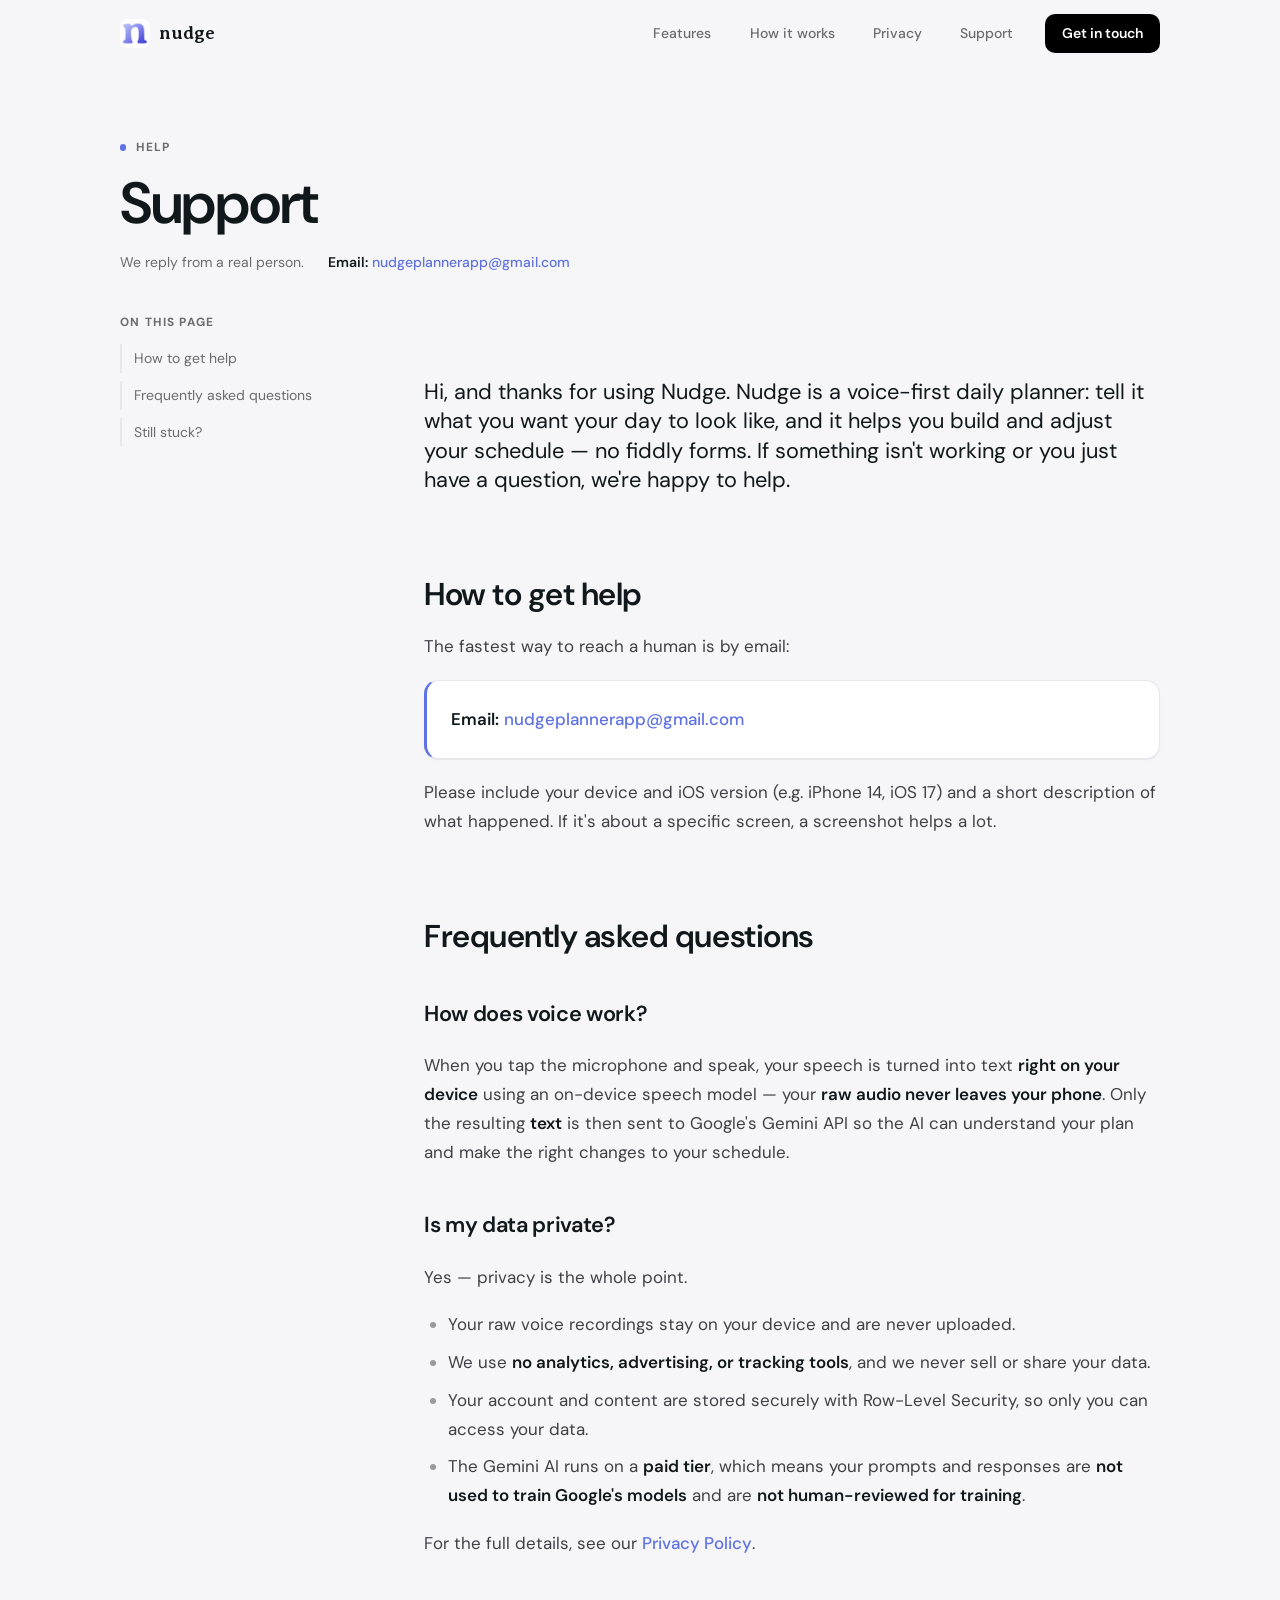
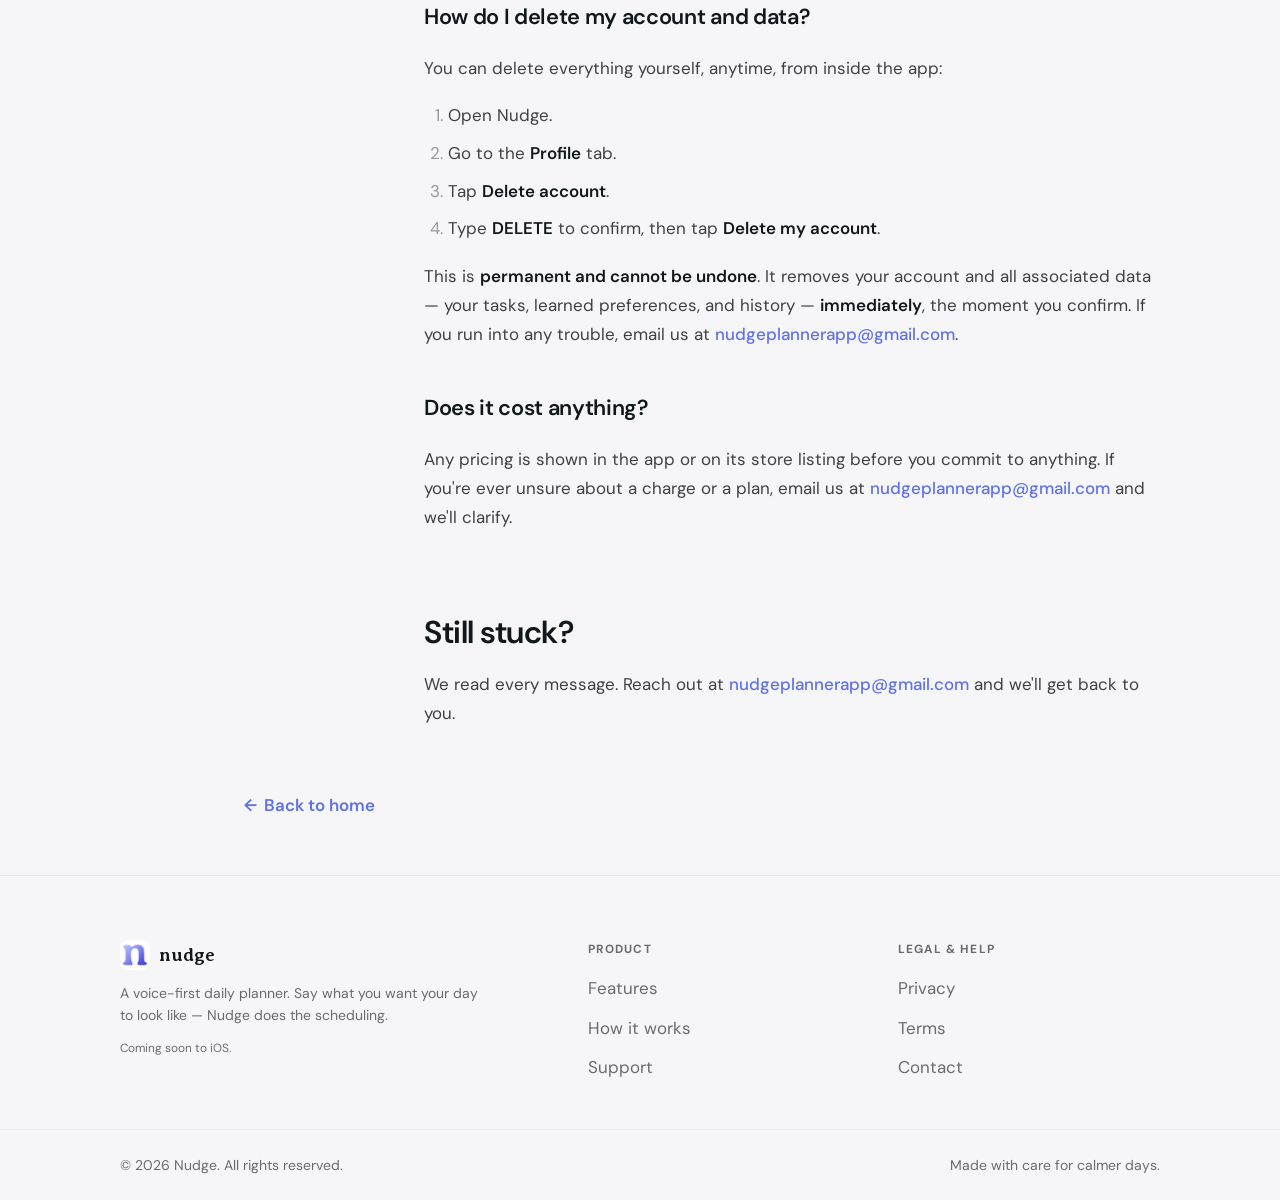
<file: support.html>
<!doctype html>
<html lang="en">
<head>
  <meta charset="utf-8" />
  <meta name="viewport" content="width=device-width, initial-scale=1" />

  <title>Support — Nudge</title>
  <meta name="description" content="Get help with Nudge. How voice works, how your data stays private, and how to reach a real person." />
  <link rel="canonical" href="https://namle05.github.io/nudge-site/support.html" />
  <meta name="theme-color" content="#F6F6F8" media="(prefers-color-scheme: light)" />
  <meta name="theme-color" content="#0A0A0C" media="(prefers-color-scheme: dark)" />
  <meta name="color-scheme" content="light dark" />

  <!-- Icons -->
  <link rel="icon" type="image/png" href="assets/favicon.png" sizes="512x512" />
  <link rel="icon" type="image/png" href="assets/favicon-32.png" sizes="32x32" />
  <link rel="apple-touch-icon" href="assets/apple-touch-icon.png" />

  <!-- Sitemap -->
  <link rel="sitemap" type="application/xml" href="sitemap.xml" />

  <!-- Open Graph -->
  <meta property="og:type" content="article" />
  <meta property="og:site_name" content="Nudge" />
  <meta property="og:title" content="Support — Nudge" />
  <meta property="og:description" content="Get help with Nudge. How voice works, how your data stays private, and how to reach a real person." />
  <meta property="og:url" content="https://namle05.github.io/nudge-site/support.html" />
  <meta property="og:image" content="https://namle05.github.io/nudge-site/assets/og-image.png" />
  <meta property="og:image:width" content="1200" />
  <meta property="og:image:height" content="630" />
  <meta property="og:image:alt" content="Nudge — plan your day by voice." />

  <!-- Twitter -->
  <meta name="twitter:card" content="summary_large_image" />
  <meta name="twitter:title" content="Support — Nudge" />
  <meta name="twitter:description" content="Get help with Nudge. How voice works, how your data stays private, and how to reach a real person." />
  <meta name="twitter:image" content="https://namle05.github.io/nudge-site/assets/og-image.png" />
  <meta name="twitter:image:alt" content="Nudge — plan your day by voice." />

  <!-- Font: DM Sans (the app's font) -->
  <link rel="preconnect" href="https://fonts.googleapis.com" />
  <link rel="preconnect" href="https://fonts.gstatic.com" crossorigin />
  <link href="https://fonts.googleapis.com/css2?family=Averia+Serif+Libre:wght@400;700&family=DM+Sans:opsz,wght@9..40,400;9..40,500;9..40,600;9..40,700&display=swap" rel="stylesheet" />

  <link rel="stylesheet" href="styles.css" />
</head>
<body>
  <a class="skip-link" href="#main">Skip to content</a>
  <div class="progress-bar" aria-hidden="true"></div>

  <header class="site-header">
    <span class="nav-sentinel" aria-hidden="true"></span>
    <div class="container">
      <a class="brand" href="index.html" aria-label="Nudge — home">
        <img src="assets/favicon-32.png" alt="" width="32" height="32" />
        <span>nudge</span>
      </a>
      <nav class="site-nav" aria-label="Primary">
        <a class="nav-secondary" href="index.html#features">Features</a>
        <a class="nav-secondary" href="index.html#how">How it works</a>
        <a class="nav-secondary" href="index.html#privacy">Privacy</a>
        <a class="nav-secondary" href="support.html">Support</a>
        <a class="nav-cta" href="support.html">Get in touch</a>
      </nav>
    </div>
  </header>

  <main id="main">
    <section class="page-hero" aria-labelledby="page-title">
      <div class="container">
        <span class="eyebrow" data-reveal><span class="dot" aria-hidden="true"></span> Help</span>
        <h1 id="page-title" data-reveal style="--reveal-delay:60ms">Support</h1>
        <div class="meta" data-reveal style="--reveal-delay:120ms">
          <span>We reply from a real person.</span>
          <span><b>Email:</b> <a class="ink-underline" href="mailto:nudgeplannerapp@gmail.com">nudgeplannerapp@gmail.com</a></span>
        </div>
      </div>
    </section>

    <div class="doc-layout">
      <nav class="doc-toc" aria-label="On this page">
        <h2>On this page</h2>
        <ol>
          <li><a href="#get-help">How to get help</a></li>
          <li><a href="#faq">Frequently asked questions</a></li>
          <li><a href="#still-stuck">Still stuck?</a></li>
        </ol>
      </nav>

      <article class="prose">
        <p class="lead" data-reveal>Hi, and thanks for using Nudge. Nudge is a voice-first daily planner: tell it what you want your day to look like, and it helps you build and adjust your schedule — no fiddly forms. If something isn't working or you just have a question, we're happy to help.</p>

        <h2 id="get-help" data-reveal>How to get help</h2>
        <p>The fastest way to reach a human is by email:</p>
        <div class="callout">
          <p><strong>Email:</strong> <a class="ink-underline" href="mailto:nudgeplannerapp@gmail.com">nudgeplannerapp@gmail.com</a></p>
        </div>
        <p>Please include your device and iOS version (e.g. iPhone 14, iOS&nbsp;17) and a short description of what happened. If it's about a specific screen, a screenshot helps a lot.</p>

        <h2 id="faq" data-reveal>Frequently asked questions</h2>

        <h3>How does voice work?</h3>
        <p>When you tap the microphone and speak, your speech is turned into text <strong>right on your device</strong> using an on-device speech model — your <strong>raw audio never leaves your phone</strong>. Only the resulting <strong>text</strong> is then sent to Google's Gemini API so the AI can understand your plan and make the right changes to your schedule.</p>

        <h3>Is my data private?</h3>
        <p>Yes — privacy is the whole point.</p>
        <ul>
          <li>Your raw voice recordings stay on your device and are never uploaded.</li>
          <li>We use <strong>no analytics, advertising, or tracking tools</strong>, and we never sell or share your data.</li>
          <li>Your account and content are stored securely with Row-Level Security, so only you can access your data.</li>
          <li>The Gemini AI runs on a <strong>paid tier</strong>, which means your prompts and responses are <strong>not used to train Google's models</strong> and are <strong>not human-reviewed for training</strong>.</li>
        </ul>
        <p>For the full details, see our <a class="ink-underline" href="privacy.html">Privacy Policy</a>.</p>

        <h3>How do I delete my account and data?</h3>
        <p>You can delete everything yourself, anytime, from inside the app:</p>
        <ol>
          <li>Open Nudge.</li>
          <li>Go to the <strong>Profile</strong> tab.</li>
          <li>Tap <strong>Delete account</strong>.</li>
          <li>Type <strong>DELETE</strong> to confirm, then tap <strong>Delete my account</strong>.</li>
        </ol>
        <p>This is <strong>permanent and cannot be undone</strong>. It removes your account and all associated data — your tasks, learned preferences, and history — <strong>immediately</strong>, the moment you confirm. If you run into any trouble, email us at <a class="ink-underline" href="mailto:nudgeplannerapp@gmail.com">nudgeplannerapp@gmail.com</a>.</p>

        <h3>Does it cost anything?</h3>
        <p>Any pricing is shown in the app or on its store listing before you commit to anything. If you're ever unsure about a charge or a plan, email us at <a class="ink-underline" href="mailto:nudgeplannerapp@gmail.com">nudgeplannerapp@gmail.com</a> and we'll clarify.</p>

        <h2 id="still-stuck" data-reveal>Still stuck?</h2>
        <p>We read every message. Reach out at <strong><a class="ink-underline" href="mailto:nudgeplannerapp@gmail.com">nudgeplannerapp@gmail.com</a></strong> and we'll get back to you.</p>
      </article>
    </div>

    <div class="prose-foot">
      <a href="index.html"><span aria-hidden="true">&larr;</span> Back to home</a>
    </div>
  </main>

  <footer class="site-footer">
    <div class="container">
      <div class="footer-brand">
        <a class="brand" href="index.html" aria-label="Nudge — home">
          <img src="assets/favicon-32.png" alt="" width="32" height="32" />
          <span>nudge</span>
        </a>
        <p>A voice-first daily planner. Say what you want your day to look like — Nudge does the scheduling.</p>
        <span class="soon">Coming soon to iOS.</span>
      </div>
      <nav class="footer-col" aria-label="Product">
        <h4>Product</h4>
        <ul>
          <li><a href="index.html#features">Features</a></li>
          <li><a href="index.html#how">How it works</a></li>
          <li><a href="support.html">Support</a></li>
        </ul>
      </nav>
      <nav class="footer-col" aria-label="Legal and help">
        <h4>Legal &amp; help</h4>
        <ul>
          <li><a href="privacy.html">Privacy</a></li>
          <li><a href="terms.html">Terms</a></li>
          <li><a href="mailto:nudgeplannerapp@gmail.com">Contact</a></li>
        </ul>
      </nav>
    </div>
    <div class="footer-bottom">
      <div class="container">
        <p>&copy; 2026 Nudge. All rights reserved.</p>
        <span class="made">Made with care for calmer days.</span>
      </div>
    </div>
  </footer>

  <script defer src="main.js"></script>
</body>
</html>
</file>
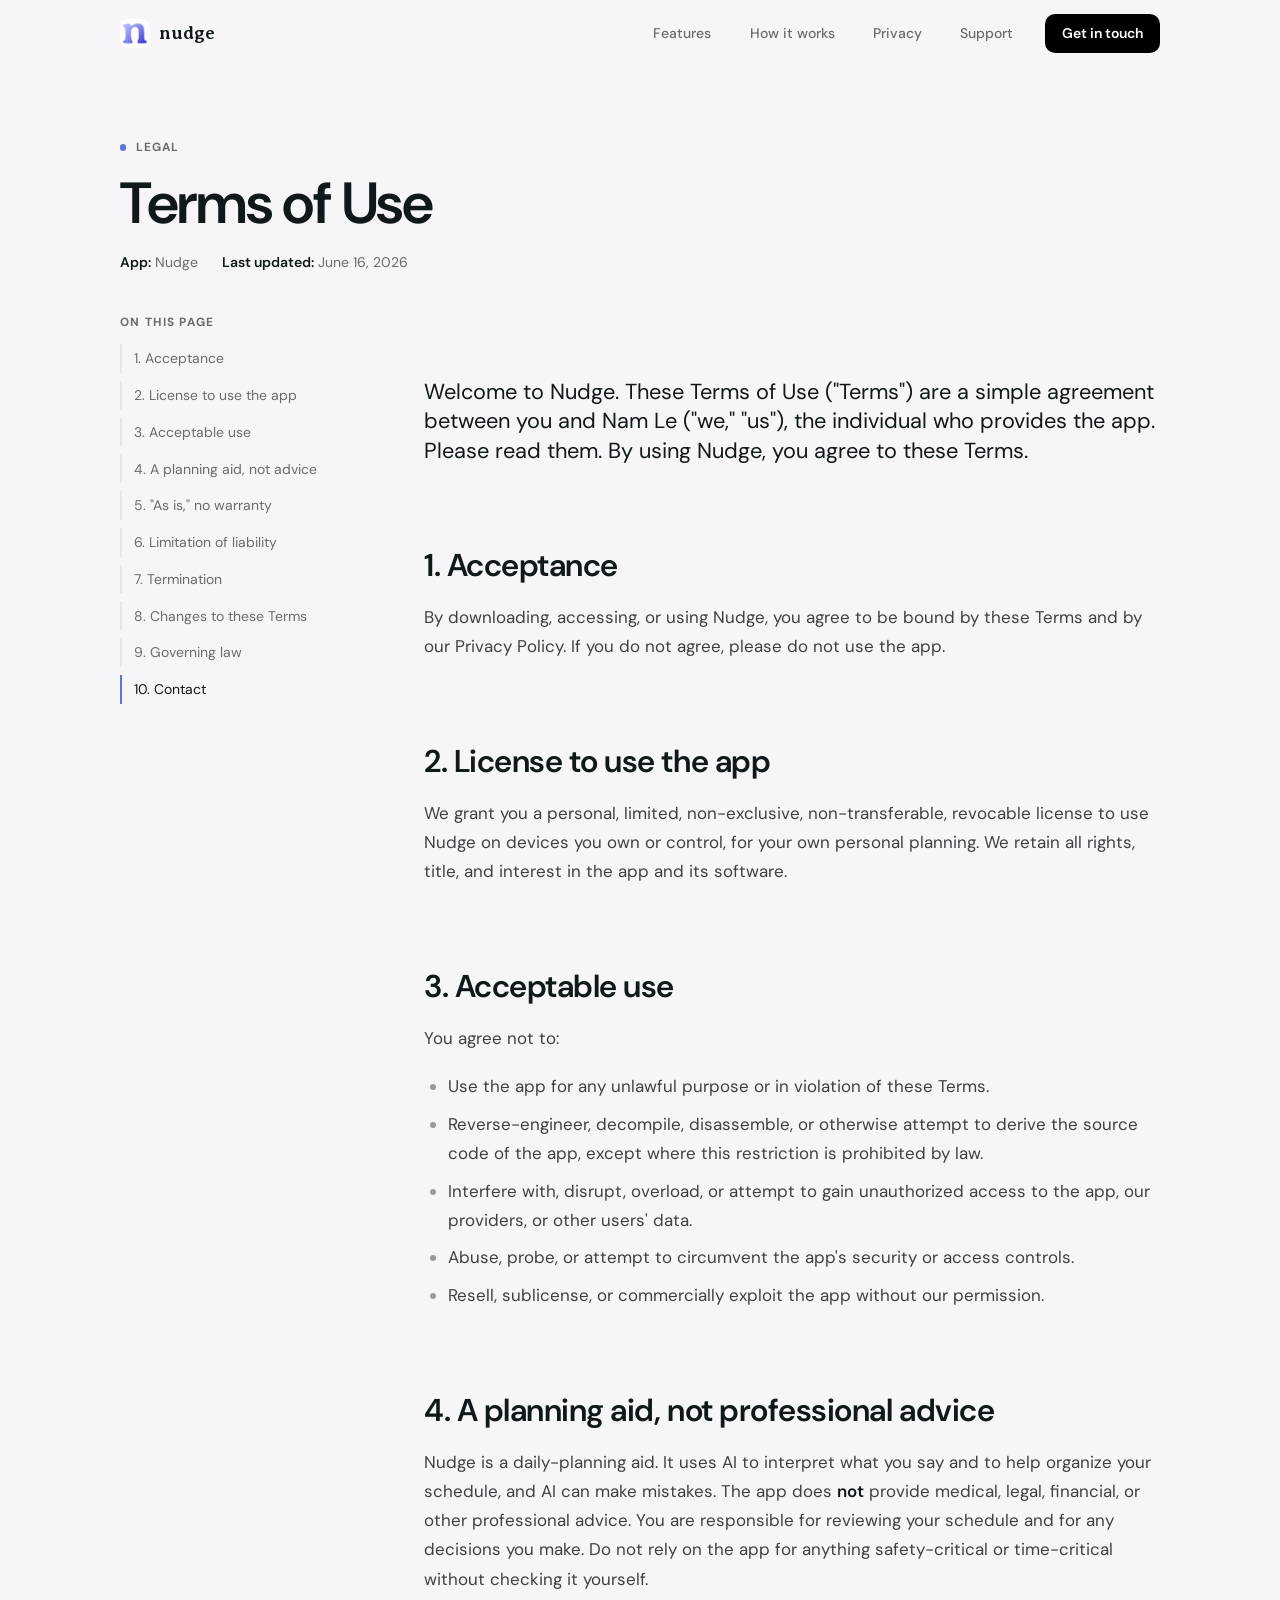
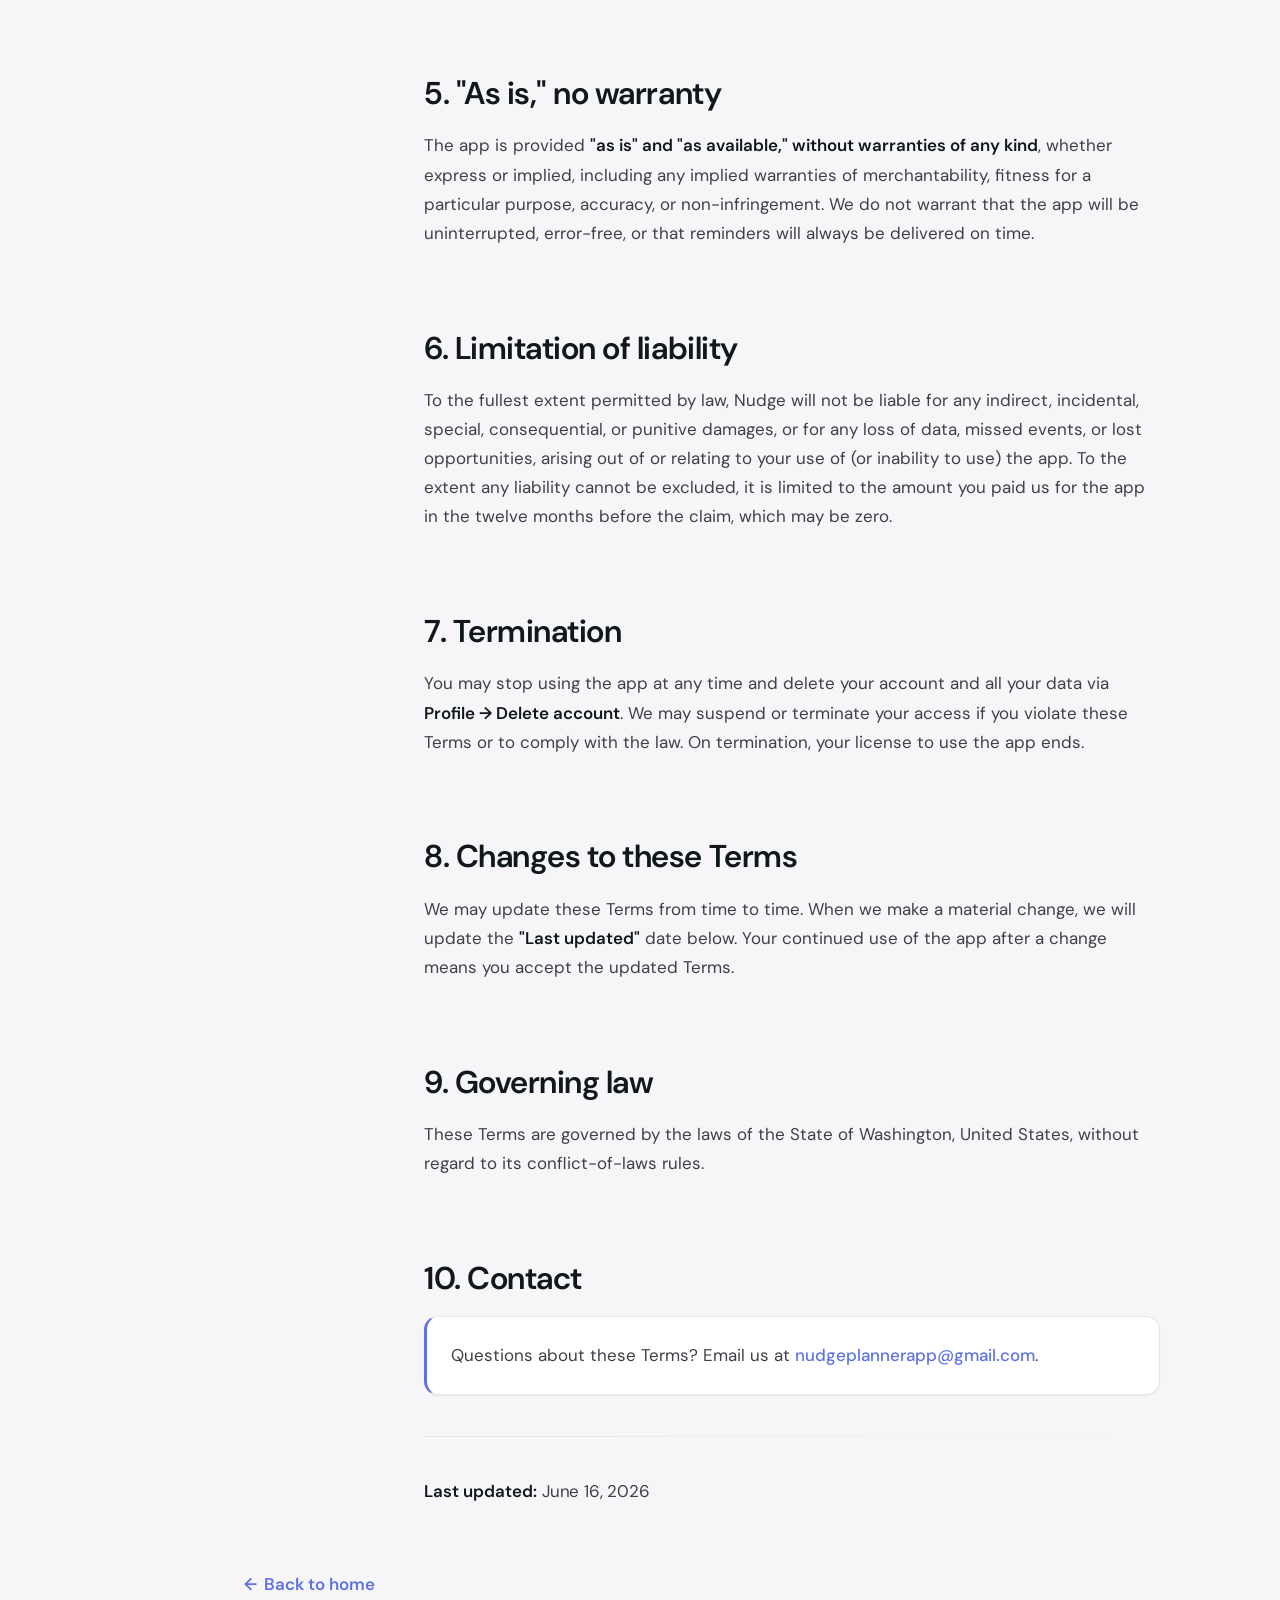
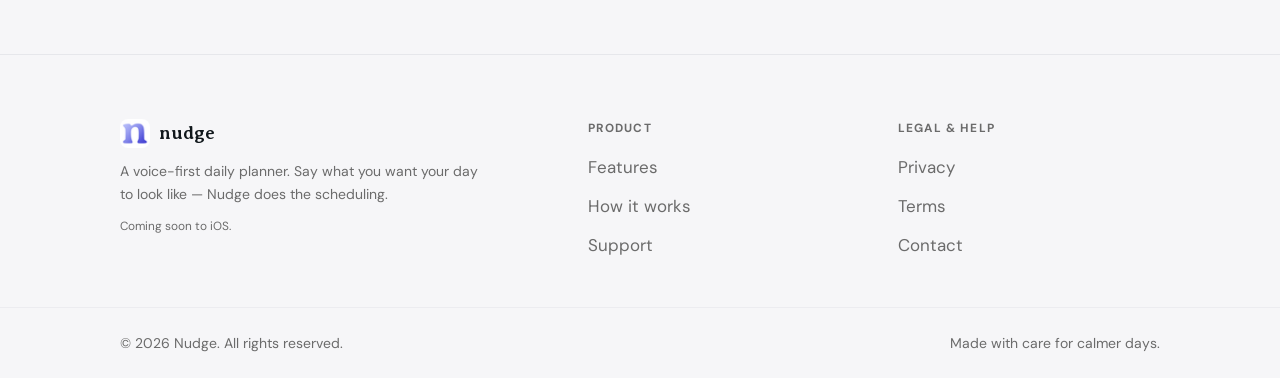
<file: terms.html>
<!doctype html>
<html lang="en">
<head>
  <meta charset="utf-8" />
  <meta name="viewport" content="width=device-width, initial-scale=1" />

  <title>Terms of Use — Nudge</title>
  <meta name="description" content="The simple agreement between you and Nudge for using the voice-first daily planner." />
  <link rel="canonical" href="https://namle05.github.io/nudge-site/terms.html" />
  <meta name="theme-color" content="#F6F6F8" media="(prefers-color-scheme: light)" />
  <meta name="theme-color" content="#0A0A0C" media="(prefers-color-scheme: dark)" />
  <meta name="color-scheme" content="light dark" />

  <!-- Icons -->
  <link rel="icon" type="image/png" href="assets/favicon.png" sizes="512x512" />
  <link rel="icon" type="image/png" href="assets/favicon-32.png" sizes="32x32" />
  <link rel="apple-touch-icon" href="assets/apple-touch-icon.png" />

  <!-- Sitemap -->
  <link rel="sitemap" type="application/xml" href="sitemap.xml" />

  <!-- Open Graph -->
  <meta property="og:type" content="article" />
  <meta property="og:site_name" content="Nudge" />
  <meta property="og:title" content="Terms of Use — Nudge" />
  <meta property="og:description" content="The simple agreement between you and Nudge for using the voice-first daily planner." />
  <meta property="og:url" content="https://namle05.github.io/nudge-site/terms.html" />
  <meta property="og:image" content="https://namle05.github.io/nudge-site/assets/og-image.png" />
  <meta property="og:image:width" content="1200" />
  <meta property="og:image:height" content="630" />
  <meta property="og:image:alt" content="Nudge — plan your day by voice." />

  <!-- Twitter -->
  <meta name="twitter:card" content="summary_large_image" />
  <meta name="twitter:title" content="Terms of Use — Nudge" />
  <meta name="twitter:description" content="The simple agreement between you and Nudge for using the voice-first daily planner." />
  <meta name="twitter:image" content="https://namle05.github.io/nudge-site/assets/og-image.png" />
  <meta name="twitter:image:alt" content="Nudge — plan your day by voice." />

  <!-- Font: DM Sans (the app's font) -->
  <link rel="preconnect" href="https://fonts.googleapis.com" />
  <link rel="preconnect" href="https://fonts.gstatic.com" crossorigin />
  <link href="https://fonts.googleapis.com/css2?family=Averia+Serif+Libre:wght@400;700&family=DM+Sans:opsz,wght@9..40,400;9..40,500;9..40,600;9..40,700&display=swap" rel="stylesheet" />

  <link rel="stylesheet" href="styles.css" />
</head>
<body>
  <a class="skip-link" href="#main">Skip to content</a>
  <div class="progress-bar" aria-hidden="true"></div>

  <header class="site-header">
    <span class="nav-sentinel" aria-hidden="true"></span>
    <div class="container">
      <a class="brand" href="index.html" aria-label="Nudge — home">
        <img src="assets/favicon-32.png" alt="" width="32" height="32" />
        <span>nudge</span>
      </a>
      <nav class="site-nav" aria-label="Primary">
        <a class="nav-secondary" href="index.html#features">Features</a>
        <a class="nav-secondary" href="index.html#how">How it works</a>
        <a class="nav-secondary" href="index.html#privacy">Privacy</a>
        <a class="nav-secondary" href="support.html">Support</a>
        <a class="nav-cta" href="support.html">Get in touch</a>
      </nav>
    </div>
  </header>

  <main id="main">
    <section class="page-hero" aria-labelledby="page-title">
      <div class="container">
        <span class="eyebrow" data-reveal><span class="dot" aria-hidden="true"></span> Legal</span>
        <h1 id="page-title" data-reveal style="--reveal-delay:60ms">Terms of Use</h1>
        <div class="meta" data-reveal style="--reveal-delay:120ms">
          <span><b>App:</b> Nudge</span>
          <span><b>Last updated:</b> <span class="t-num">June 16, 2026</span></span>
        </div>
      </div>
    </section>

    <div class="doc-layout">
      <nav class="doc-toc" aria-label="On this page">
        <h2>On this page</h2>
        <ol>
          <li><a href="#s1">1. Acceptance</a></li>
          <li><a href="#s2">2. License to use the app</a></li>
          <li><a href="#s3">3. Acceptable use</a></li>
          <li><a href="#s4">4. A planning aid, not advice</a></li>
          <li><a href="#s5">5. "As is," no warranty</a></li>
          <li><a href="#s6">6. Limitation of liability</a></li>
          <li><a href="#s7">7. Termination</a></li>
          <li><a href="#s8">8. Changes to these Terms</a></li>
          <li><a href="#s9">9. Governing law</a></li>
          <li><a href="#s10">10. Contact</a></li>
        </ol>
      </nav>

      <article class="prose">
        <p class="lead" data-reveal>Welcome to Nudge. These Terms of Use ("Terms") are a simple agreement between you and Nam Le ("we," "us"), the individual who provides the app. Please read them. By using Nudge, you agree to these Terms.</p>

        <h2 id="s1" data-reveal>1. Acceptance</h2>
        <p>By downloading, accessing, or using Nudge, you agree to be bound by these Terms and by our Privacy Policy. If you do not agree, please do not use the app.</p>

        <h2 id="s2" data-reveal>2. License to use the app</h2>
        <p>We grant you a personal, limited, non-exclusive, non-transferable, revocable license to use Nudge on devices you own or control, for your own personal planning. We retain all rights, title, and interest in the app and its software.</p>

        <h2 id="s3" data-reveal>3. Acceptable use</h2>
        <p>You agree not to:</p>
        <ul>
          <li>Use the app for any unlawful purpose or in violation of these Terms.</li>
          <li>Reverse-engineer, decompile, disassemble, or otherwise attempt to derive the source code of the app, except where this restriction is prohibited by law.</li>
          <li>Interfere with, disrupt, overload, or attempt to gain unauthorized access to the app, our providers, or other users' data.</li>
          <li>Abuse, probe, or attempt to circumvent the app's security or access controls.</li>
          <li>Resell, sublicense, or commercially exploit the app without our permission.</li>
        </ul>

        <h2 id="s4" data-reveal>4. A planning aid, not professional advice</h2>
        <p>Nudge is a daily-planning aid. It uses AI to interpret what you say and to help organize your schedule, and AI can make mistakes. The app does <strong>not</strong> provide medical, legal, financial, or other professional advice. You are responsible for reviewing your schedule and for any decisions you make. Do not rely on the app for anything safety-critical or time-critical without checking it yourself.</p>

        <h2 id="s5" data-reveal>5. "As is," no warranty</h2>
        <p>The app is provided <strong>"as is" and "as available," without warranties of any kind</strong>, whether express or implied, including any implied warranties of merchantability, fitness for a particular purpose, accuracy, or non-infringement. We do not warrant that the app will be uninterrupted, error-free, or that reminders will always be delivered on time.</p>

        <h2 id="s6" data-reveal>6. Limitation of liability</h2>
        <p>To the fullest extent permitted by law, Nudge will not be liable for any indirect, incidental, special, consequential, or punitive damages, or for any loss of data, missed events, or lost opportunities, arising out of or relating to your use of (or inability to use) the app. To the extent any liability cannot be excluded, it is limited to the amount you paid us for the app in the twelve months before the claim, which may be zero.</p>

        <h2 id="s7" data-reveal>7. Termination</h2>
        <p>You may stop using the app at any time and delete your account and all your data via <strong>Profile → Delete account</strong>. We may suspend or terminate your access if you violate these Terms or to comply with the law. On termination, your license to use the app ends.</p>

        <h2 id="s8" data-reveal>8. Changes to these Terms</h2>
        <p>We may update these Terms from time to time. When we make a material change, we will update the <strong>"Last updated"</strong> date below. Your continued use of the app after a change means you accept the updated Terms.</p>

        <h2 id="s9" data-reveal>9. Governing law</h2>
        <p>These Terms are governed by the laws of the State of Washington, United States, without regard to its conflict-of-laws rules.</p>

        <h2 id="s10" data-reveal>10. Contact</h2>
        <div class="callout">
          <p>Questions about these Terms? Email us at <a class="ink-underline" href="mailto:nudgeplannerapp@gmail.com">nudgeplannerapp@gmail.com</a>.</p>
        </div>

        <hr />
        <p><strong>Last updated:</strong> <span class="t-num">June 16, 2026</span></p>
      </article>
    </div>

    <div class="prose-foot">
      <a href="index.html"><span aria-hidden="true">&larr;</span> Back to home</a>
    </div>
  </main>

  <footer class="site-footer">
    <div class="container">
      <div class="footer-brand">
        <a class="brand" href="index.html" aria-label="Nudge — home">
          <img src="assets/favicon-32.png" alt="" width="32" height="32" />
          <span>nudge</span>
        </a>
        <p>A voice-first daily planner. Say what you want your day to look like — Nudge does the scheduling.</p>
        <span class="soon">Coming soon to iOS.</span>
      </div>
      <nav class="footer-col" aria-label="Product">
        <h4>Product</h4>
        <ul>
          <li><a href="index.html#features">Features</a></li>
          <li><a href="index.html#how">How it works</a></li>
          <li><a href="support.html">Support</a></li>
        </ul>
      </nav>
      <nav class="footer-col" aria-label="Legal and help">
        <h4>Legal &amp; help</h4>
        <ul>
          <li><a href="privacy.html">Privacy</a></li>
          <li><a href="terms.html">Terms</a></li>
          <li><a href="mailto:nudgeplannerapp@gmail.com">Contact</a></li>
        </ul>
      </nav>
    </div>
    <div class="footer-bottom">
      <div class="container">
        <p>&copy; 2026 Nudge. All rights reserved.</p>
        <span class="made">Made with care for calmer days.</span>
      </div>
    </div>
  </footer>

  <script defer src="main.js"></script>
</body>
</html>
</file>
<file: styles.css>
/* ==========================================================================
   NUDGE — marketing site
   One hand-built stylesheet. Vanilla. No framework, no build.
   Served at https://namle05.github.io/nudge-site/ (a subpath).

   Identity (unchanged): monochrome — paper-gray page, white floating cards,
   near-black ink #11181C, BLACK #000 for primary buttons + the selected
   calendar day, ONE blue accent (#5E72E4) used MINIMALLY — links, the mic,
   selected/active states, callout dots, the dark-CTA highlight word.
   Font = DM Sans (the app's font). The hero is a faithful recreation of the
   app's Todo screen.

   Premium = DEPTH + PRECISION, not decoration. A real neutral elevation
   scale, one dark moment (the closing CTA), density contrast, a staged
   device showcase, and three layered, fully-guarded motion types.
   No gradients except the neutral metal device rail + the radial grounding
   shadow. No glows, no grain, no gradient text.
   ========================================================================== */

/* ==========================================================================
   1. DESIGN TOKENS
   ========================================================================== */
:root{
  /* ---- SURFACES & TEXT (paper page, white cards) ---- */
  --paper:#F6F6F8;            /* the page floor (warm near-white) */
  --bg:#F6F6F8;              /* page background = paper */
  --surface:#FFFFFF;         /* raised cards/panels = pure white */
  --surface-2:#FFFFFF;       /* card-internal recesses = pure white too */
  --surface-sunk:#EFEFF3;    /* recessed band fill (#how) + mini-day inset */
  --surface-3:#EBEBF0;
  --border:#E6E7EB;          /* hairline */
  --border-strong:#D7D8DE;   /* hover/active hairline (toward ink, not gray) */
  --text:#11181C;
  --text-2:#3F3F46;
  --text-secondary:#6B6B6B;
  --text-muted:#9A9A9A;
  --text-disabled:#C5C5C5;

  /* ---- BRAND PRIMITIVES ---- */
  --black:#000000;          /* primary buttons + selected day (app buttonFill) */
  --accent:#5E72E4;         /* THE blue — used MINIMALLY */
  --accent-light:#8FA0F0;
  --error:#DC2626;
  --success:#16A34A;

  /* ---- APP SECTION / CATEGORY TINTS (used in the hero) ---- */
  --morning-pill:rgba(255,216,168,.55);
  --afternoon-pill:rgba(186,230,253,.55);
  --evening-pill:rgba(196,181,253,.55);
  --cat-exercise:#B6E2C7;
  --cat-work:#C7D2FE;
  --cat-meal:#FFD8A8;
  --cat-study:#FBCFE8;

  /* ---- TYPE ---- */
  --font-sans:"DM Sans",-apple-system,BlinkMacSystemFont,"Segoe UI",Roboto,Helvetica,Arial,sans-serif;
  /* Wordmark only — matches the logo glyph. */
  --font-serif:"Averia Serif Libre",Georgia,"Times New Roman",serif;

  /* bimodal: quiet UI cluster, then a cliff to display */
  --fs--2:clamp(0.6875rem,0.66rem + 0.10vw,0.75rem);   /* 11→12 micro/eyebrow */
  --fs--1:clamp(0.8125rem,0.79rem + 0.11vw,0.875rem);  /* 13→14 small UI */
  --fs-0: clamp(1.0rem,0.98rem + 0.10vw,1.0625rem);    /* 16→17 body */
  --fs-1: clamp(1.1875rem,1.12rem + 0.30vw,1.375rem);  /* 19→22 lede/card h3 */
  --fs-2: clamp(1.5rem,1.33rem + 0.80vw,2.0rem);       /* 24→32 prose h2 */
  --fs-3: clamp(1.9375rem,1.62rem + 1.55vw,2.875rem);  /* 31→46 section h2 */
  --fs-4: clamp(2.375rem,1.85rem + 2.55vw,3.625rem);   /* 38→58 page-hero/cta */
  --fs-5: clamp(2.875rem,2.05rem + 4.00vw,4.625rem);   /* 46→74 hero h1 — the cliff */

  /* TRACKING ramp (tightens as size grows; opens for caps) */
  --tr-display:-0.035em; --tr-head:-0.022em; --tr-head-sm:-0.015em;
  --tr-tight:-0.011em; --tr-base:0em; --tr-ui:-0.006em;
  --tr-caps:0.085em; --tr-caps-sm:0.12em; --tr-num:-0.01em;

  /* LEADING set */
  --lh-display:0.98; --lh-head:1.06; --lh-head-sm:1.18;
  --lh-snug:1.35; --lh-text:1.6; --lh-prose:1.72;
  --lh-heading:var(--lh-head);   /* legacy alias */

  /* MEASURE */
  --measure:66ch; --measure-lede:42ch; --measure-head:17ch;

  /* NUMERICS (tabular + lining + slashed-zero) */
  --ff-tnum:"tnum" 1,"lnum" 1,"zero" 1;

  /* WEIGHTS */
  --w-regular:400; --w-medium:500; --w-semi:600; --w-bold:700;

  /* legacy type aliases */
  --step--1:var(--fs--1); --step-0:var(--fs-0); --step-1:var(--fs-1);
  --step-2:var(--fs-2); --step-3:var(--fs-3); --step-4:var(--fs-4); --step-5:var(--fs-5);

  /* ---- SPACING (8px baseline) ---- */
  --baseline:0.5rem;
  --sp-1:calc(var(--baseline)*0.5);  /* 4  */
  --sp-2:var(--baseline);            /* 8  */
  --sp-3:calc(var(--baseline)*1.5);  /* 12 */
  --sp-4:calc(var(--baseline)*2);    /* 16 */
  --sp-5:calc(var(--baseline)*3);    /* 24 */
  --sp-6:calc(var(--baseline)*4);    /* 32 */
  --sp-7:calc(var(--baseline)*6);    /* 48 */
  --sp-8:calc(var(--baseline)*8);    /* 64 */
  --sp-9:calc(var(--baseline)*12);   /* 96 */
  --sp-10:calc(var(--baseline)*16);  /* 128 */
  --space-section:clamp(4.5rem,9vw,8rem);
  --space-section-tight:clamp(2.5rem,5vw,4rem);
  --space-section-loose:clamp(6rem,12vw,10.4rem);
  --head-space-before:var(--sp-7); --head-space-after:var(--sp-3);

  /* ---- LAYOUT ---- */
  --container:70rem; --container-narrow:48rem; --container-prose:66ch;
  --gutter:clamp(1.25rem,4vw,2.5rem);
  --nav-h:4.25rem;

  /* ---- RADII (concentric, by elevation tier) ---- */
  --r-sm:10px; --r-md:14px; --r-lg:18px; --r-xl:22px; --r-pill:999px;
  --r-device:46px;   /* device outer */
  --r-screen:36px;   /* device screen (outer 46 − 10px bezel ≈ 36) */

  /* ---- ELEVATION SCALE — neutral ink shadows, no glows ---- */
  --e0:none;
  --e1:0 1px 2px rgba(17,24,28,.04), 0 1px 1px rgba(17,24,28,.03);
  --e2:0 2px 4px rgba(17,24,28,.04), 0 6px 16px -8px rgba(17,24,28,.10);
  --e3:0 1px 2px rgba(17,24,28,.06), 0 24px 56px -20px rgba(17,24,28,.16);
  --e-device:
    0 2px 4px rgba(17,24,28,.10),
    0 12px 28px -10px rgba(17,24,28,.16),
    0 40px 80px -32px rgba(17,24,28,.26);
  --rim:inset 0 1px 0 rgba(255,255,255,.7);          /* top catch-light on white cards */
  --rim-device:inset 0 1px 1px rgba(255,255,255,.10);
  --shadow-card:var(--e3);   /* legacy alias */

  /* ---- MOTION ---- */
  --ease-out:cubic-bezier(.22,.61,.36,1);
  --ease-soft:cubic-bezier(.4,0,.2,1);
  --ease-spring:cubic-bezier(.34,1.4,.64,1);   /* hover lift only; tiny overshoot */
  --dur-fast:.16s; --dur-base:.26s; --dur-reveal:.55s;
  --dur-build:.5s;
  --stagger:70ms;
  --rev-dist:14px;
}

/* ---- DARK MODE (auto; the app's dark values) ---- */
@media (prefers-color-scheme:dark){ :root:not([data-theme="light"]){
  --paper:#0A0A0C; --bg:#0A0A0C;
  --surface:#16161A; --surface-2:#16161A; --surface-sunk:#121216; --surface-3:#26262C;
  --border:#26262C; --border-strong:#34343C;
  --text:#ECEDEE; --text-2:#C9CACC; --text-secondary:#A8A9AC;
  --text-muted:#7C7D80; --text-disabled:#5A5B5E;
  --black:#FFFFFF;          /* buttonFill flips to white in dark */
  --accent:#8FA0F0; --accent-light:#A8B4F4;
  --e1:0 1px 2px rgba(0,0,0,.4);
  --e2:0 2px 4px rgba(0,0,0,.4),0 10px 24px -10px rgba(0,0,0,.55);
  --e3:0 24px 56px -20px rgba(0,0,0,.7);
  --rim:none; --rim-device:inset 0 1px 1px rgba(255,255,255,.06);
  --shadow-card:var(--e3);
}}
[data-theme="dark"]{
  --paper:#0A0A0C; --bg:#0A0A0C;
  --surface:#16161A; --surface-2:#16161A; --surface-sunk:#121216; --surface-3:#26262C;
  --border:#26262C; --border-strong:#34343C;
  --text:#ECEDEE; --text-2:#C9CACC; --text-secondary:#A8A9AC;
  --text-muted:#7C7D80; --text-disabled:#5A5B5E;
  --black:#FFFFFF; --accent:#8FA0F0; --accent-light:#A8B4F4;
  --e1:0 1px 2px rgba(0,0,0,.4);
  --e2:0 2px 4px rgba(0,0,0,.4),0 10px 24px -10px rgba(0,0,0,.55);
  --e3:0 24px 56px -20px rgba(0,0,0,.7);
  --rim:none; --rim-device:inset 0 1px 1px rgba(255,255,255,.06);
  --shadow-card:var(--e3);
}

/* ==========================================================================
   2. RESET / BASE
   ========================================================================== */
*,*::before,*::after{ box-sizing:border-box; }
*{ margin:0; }

html{
  -webkit-text-size-adjust:100%;
  color-scheme:light dark;
  scroll-behavior:smooth;
  scroll-padding-top:calc(var(--nav-h) + 0.75rem);
}

body{
  font-family:var(--font-sans);
  font-size:var(--fs-0);
  line-height:var(--lh-text);
  color:var(--text);
  background-color:var(--bg);
  -webkit-font-smoothing:antialiased;
  -moz-osx-font-smoothing:grayscale;
  text-rendering:optimizeLegibility;
  font-optical-sizing:auto;
  font-feature-settings:"kern","liga","calt";
  min-height:100vh;
  overflow-x:hidden;
}

img,picture,svg{ display:block; max-width:100%; }

a{ color:var(--accent); text-decoration:none; text-underline-offset:0.18em; }
a:hover{ text-decoration:underline; }

ul,ol{ padding-left:1.3em; }
strong,b{ color:var(--text); font-weight:600; }

:focus-visible{
  outline:2px solid var(--accent);
  outline-offset:3px;
  border-radius:6px;
}

::selection{ background:rgba(94,114,228,.18); color:var(--text); }

/* skip link */
.skip-link{
  position:absolute; left:var(--sp-4); top:-4rem; z-index:100;
  background:var(--black); color:var(--surface);
  padding:0.6rem 1rem; border-radius:var(--r-sm);
  font-weight:600; text-decoration:none;
  transition:top var(--dur-fast) var(--ease-soft);
}
.skip-link:focus{ top:var(--sp-4); }

.sr-only{
  position:absolute; width:1px; height:1px; padding:0; margin:-1px;
  overflow:hidden; clip:rect(0 0 0 0); white-space:nowrap; border:0;
}

/* top reading-progress bar, CSS scroll-driven only */
.progress-bar{
  position:fixed; top:0; left:0; right:0; height:2px; z-index:60;
  transform-origin:0 50%; transform:scaleX(0);
  background:var(--accent);
  pointer-events:none;
}

/* shared numeric surfaces: tabular + lining + slashed-zero */
.d-num,.t-time,.t-dur,.m-time,.app-date-num,
.hiw-panel .num,.prose .t-num,.status-bar,.status-bar .clock{
  font-variant-numeric:tabular-nums lining-nums slashed-zero;
  font-feature-settings:var(--ff-tnum);
  letter-spacing:var(--tr-num);
}

/* ==========================================================================
   3. LAYOUT PRIMITIVES
   ========================================================================== */
.container{
  width:100%;
  max-width:var(--container);
  margin-inline:auto;
  padding-inline:var(--gutter);
}
.container-narrow{ max-width:var(--container-narrow); }

.section{ padding-block:var(--space-section); position:relative; }
.section-tight{ padding-block:var(--space-section-tight); }

/* tonal separation replaces uniform hairlines */
.section + .section{ border-top:none; }
.section--seam{
  background-image:linear-gradient(90deg,transparent,var(--border) 12%,var(--border) 88%,transparent);
  background-size:100% 1px; background-repeat:no-repeat; background-position:top;
}

/* perf: skip offscreen work for non-hero sections (per-section sizes set below) */
.section:not(.hero){
  content-visibility:auto;
  contain-intrinsic-size:auto 600px;
}

/* ==========================================================================
   4. HEADER / NAV
   ========================================================================== */
.nav-sentinel{ position:absolute; top:0; left:0; width:1px; height:1px; pointer-events:none; }

.site-header{
  position:sticky; top:0; z-index:50;
  height:var(--nav-h);
  background:color-mix(in srgb, var(--bg) 86%, transparent);
  -webkit-backdrop-filter:saturate(120%) blur(12px);
  backdrop-filter:saturate(120%) blur(12px);
  border-bottom:1px solid transparent;
  transition:border-color var(--dur-base) var(--ease-soft),
    box-shadow var(--dur-base) var(--ease-soft);
}
.site-header.is-stuck{ border-bottom:1px solid var(--border); box-shadow:var(--e1); }
.site-header .container{
  display:flex; align-items:center; justify-content:space-between;
  gap:var(--sp-4); height:100%;
}
.brand{
  display:inline-flex; align-items:center; gap:0.6rem;
  font-weight:700; font-size:1.15rem; letter-spacing:-0.01em;
  color:var(--text); text-decoration:none;
}
.brand:hover{ color:var(--text); text-decoration:none; }
.brand img{ width:1.85rem; height:1.85rem; border-radius:8px; }
.brand span{ font-family:var(--font-serif); letter-spacing:normal; line-height:1; }

.site-nav{ display:flex; align-items:center; gap:clamp(0.5rem,2vw,1.6rem); }
.site-nav a{
  color:var(--text-secondary); text-decoration:none;
  font-weight:500; font-size:var(--fs--1);
  border-radius:8px;
  transition:color var(--dur-fast) var(--ease-soft);
}
.site-nav .nav-secondary{
  display:inline-flex; align-items:center;
  min-height:44px; padding:0.7rem 0.4rem;     /* 44px touch target */
}
.site-nav a:hover{ color:var(--text); text-decoration:none; }
.site-nav .nav-cta{
  background:var(--black); color:var(--surface);
  padding:0.55rem 1.05rem; border-radius:var(--r-sm); font-weight:600;
  min-height:0;
  transition:opacity var(--dur-fast) var(--ease-soft),
    transform var(--dur-fast) var(--ease-soft);
}
.site-nav .nav-cta:hover{ color:var(--surface); opacity:.88; text-decoration:none; }
.site-nav .nav-cta:active{ transform:translateY(1px) scale(.985); }

@media (max-width:44rem){ .site-nav{ gap:0.75rem; } }
@media (max-width:30rem){ .site-nav .nav-secondary{ display:none; } }

/* ==========================================================================
   5. BUTTONS  (primary = solid black; secondary = white + hairline)
   ========================================================================== */
.btn{
  display:inline-flex; align-items:center; justify-content:center; gap:0.5rem;
  font-family:var(--font-sans); font-weight:600; font-size:var(--fs-0); line-height:1;
  padding:0.9rem 1.5rem; border-radius:var(--r-sm);
  border:1px solid transparent; text-decoration:none; cursor:pointer;
  transition:opacity var(--dur-fast) var(--ease-soft),
    background-color var(--dur-fast) var(--ease-soft),
    border-color var(--dur-fast) var(--ease-soft),
    transform var(--dur-fast) var(--ease-soft),
    box-shadow var(--dur-fast) var(--ease-soft),
    color var(--dur-fast) var(--ease-soft);
}
.btn:hover{ text-decoration:none; }
.btn-primary{ background:var(--black); color:var(--surface); box-shadow:var(--e1); }
.btn-primary:hover{ color:var(--surface); opacity:.9; }
.btn-ghost{ background:var(--surface); color:var(--text); border-color:var(--border); box-shadow:var(--e1); }
.btn-ghost:hover{ color:var(--text); border-color:var(--border-strong); }
.btn .arrow{ transition:transform var(--dur-fast) var(--ease-out); }
@media (hover:hover) and (prefers-reduced-motion:no-preference){
  .btn-primary:hover .arrow{ transform:translateX(3px); }
  .btn:hover{ box-shadow:var(--e2); }
}
.btn:active{ transform:translateY(1px) scale(.985); }

/* ==========================================================================
   6. HERO  (copy + a faithful recreation of the app's Todo screen)
   ========================================================================== */
.hero{ position:relative; }
.hero .container{
  display:grid;
  gap:clamp(2.5rem,6vw,4.5rem);
  padding-block:var(--space-section-loose) clamp(3rem,7vw,5.5rem);
}
@media (min-width:60rem){
  .hero .container{ grid-template-columns:7fr 5fr; align-items:center; }
  .hero-visual{ transform:translateY(-1.5rem); }
}
.hero-copy{ max-width:36rem; }

.eyebrow{
  display:inline-flex; align-items:center; gap:0.6rem;
  font-size:var(--fs--2); font-weight:700;
  letter-spacing:var(--tr-caps); text-transform:uppercase;
  color:var(--text-secondary);
}
.eyebrow .dot{ width:0.4rem; height:0.4rem; border-radius:50%; background:var(--accent); flex:none; }

.hero h1{
  font-weight:600;
  font-size:var(--fs-5); line-height:var(--lh-display);
  letter-spacing:var(--tr-display); color:var(--text);
  margin-top:var(--sp-4);
}
.hero h1 .hl{ color:var(--accent); }

.hero .lede{
  font-size:var(--fs-1); line-height:var(--lh-snug); letter-spacing:var(--tr-tight);
  color:var(--text-secondary);
  margin-top:var(--sp-5); max-width:var(--measure-lede);
}
.hero .cta-row{ display:flex; flex-wrap:wrap; gap:var(--sp-4); margin-top:var(--sp-6); }
.hero .honest{
  margin-top:var(--sp-4); font-size:var(--fs--1); color:var(--text-secondary);
}
.hero .honest a{ color:var(--accent); }
.hero .reassure{
  margin-top:var(--sp-4); font-size:var(--fs--1); color:var(--text-secondary);
  display:inline-flex; align-items:center; gap:0.5rem;
}
.hero .reassure svg{ flex:none; color:var(--text-muted); }

/* ---- 6b. THE DEVICE SHOWCASE (CSS recreation of the Todo screen) ---- */
.hero-visual{ position:relative; }
.device-stage{
  position:relative;
  display:grid; place-items:center;
  perspective:1400px;
}

/* the bezel mass — the ONE permitted neutral metal rail */
.phone,
.device{
  position:relative; z-index:1;
  width:min(22rem,86vw);
  border-radius:var(--r-device);
  padding:10px;
  background:linear-gradient(180deg,#3A3A3E,#1A1A1D 18%,#1A1A1D 82%,#2E2E32);
  box-shadow:var(--e-device), var(--rim-device), inset 0 0 0 1px rgba(255,255,255,.06);
  transform:perspective(1200px) rotateX(var(--rx,0deg)) rotateY(var(--ry,0deg));
}

.device-notch{
  position:absolute; top:10px; left:50%; transform:translateX(-50%);
  width:40%; height:24px; background:#0B0B0D;
  border-radius:0 0 16px 16px; z-index:3;
}

/* the screen — keeps app contents pixel-faithful */
.phone-screen,
.device-screen{
  position:relative;
  border-radius:var(--r-screen);
  background:var(--surface);
  overflow:hidden;
  display:flex; flex-direction:column;
}

/* status bar — first child of the screen */
.status-bar{
  display:flex; align-items:center; justify-content:space-between;
  padding:0.6rem 1.5rem 0.2rem;
  font-size:0.78rem; font-weight:600; color:var(--text);
}
.status-bar .clock{ font-weight:600; }
.status-bar .sb-glyphs{ display:inline-flex; align-items:center; gap:0.32rem; color:var(--text); }
.status-bar .sb-glyphs svg{ display:block; }

/* home indicator — last child of the screen */
.home-indicator{
  position:absolute; bottom:7px; left:50%; transform:translateX(-50%);
  width:134px; height:5px; border-radius:3px;
  background:var(--text); opacity:.85; z-index:2;
}

/* grounding contact shadow (sibling, behind, no color, no spread) */
.device-shadow{
  position:absolute; bottom:-3%; left:50%; transform:translateX(-50%);
  width:74%; height:42px; border-radius:50%;
  background:radial-gradient(ellipse at center, rgba(17,24,28,.20), rgba(17,24,28,0) 70%);
  filter:blur(14px); z-index:0; pointer-events:none;
}

/* App header: greeting + add button */
.app-head{
  display:flex; align-items:center; justify-content:space-between;
  gap:0.75rem; padding:1.1rem 1.5rem 0;
}
.app-greeting{ font-size:1.18rem; font-weight:600; color:var(--text); letter-spacing:-0.01em; }
.app-add{
  width:44px; height:44px; flex:none;
  border:1px solid var(--border); border-radius:12px; background:var(--surface);
  display:grid; place-items:center; color:var(--text); box-shadow:var(--e1);
}
.app-add svg{ width:1.25rem; height:1.25rem; }

/* date row */
.app-date{
  display:flex; align-items:baseline; justify-content:space-between;
  padding:1rem 1.5rem 0.5rem;
  font-size:0.95rem; font-weight:500; color:var(--text);
}
.app-date .app-date-num{ color:var(--text-secondary); }

/* weekly calendar */
.app-week{
  display:flex; align-items:stretch; gap:0.25rem;
  padding:0.25rem 0.85rem 0.5rem;
}
.week-chev{
  flex:none; align-self:center; color:var(--text-muted);
  display:grid; place-items:center; width:1.1rem;
}
.week-chev svg{ width:0.85rem; height:0.85rem; }
.week-days{ flex:1; display:grid; grid-template-columns:repeat(7,1fr); gap:2px; }
.day{
  display:flex; flex-direction:column; align-items:center; justify-content:center;
  gap:0.2rem; height:56px; border-radius:18px;
}
.day .d-letter{ font-size:0.66rem; color:var(--text-muted); font-weight:500; }
.day .d-num{ font-size:0.98rem; color:var(--text-secondary); font-weight:500; }
.day.selected{ background:var(--black); }
.day.selected .d-letter{ color:rgba(255,255,255,.7); }
.day.selected .d-num{ color:#fff; font-weight:600; }
[data-theme="dark"] .day.selected .d-letter,
[data-theme="dark"] .day.selected .d-num{ color:var(--bg); }
@media (prefers-color-scheme:dark){ :root:not([data-theme="light"]) .day.selected .d-letter,
  :root:not([data-theme="light"]) .day.selected .d-num{ color:var(--bg); } }

/* list body — clears the home indicator + the mic */
.app-list{
  padding:0.5rem 0 2.4rem;
  display:flex; flex-direction:column; gap:0.15rem;
}

/* section header pills */
.app-section{ padding:0.7rem 1.5rem 0.4rem; }
.section-pill{
  display:inline-flex; align-items:center; gap:0.4rem;
  border-radius:var(--r-pill); padding:0.4rem 0.75rem;
  font-size:0.66rem; font-weight:700; letter-spacing:0.06em; text-transform:uppercase;
  color:var(--text-2);
}
.section-pill .count{ color:var(--text-secondary); font-weight:600; }
.section-pill svg{ width:0.7rem; height:0.7rem; color:var(--text-secondary); }
.section-pill.morning{ background:var(--morning-pill); }
.section-pill.afternoon{ background:var(--afternoon-pill); }
.section-pill.evening{ background:var(--evening-pill); }

/* task row — the core component */
.task{
  display:flex; align-items:center; gap:0.875rem;
  padding:0.75rem 1.5rem; min-height:56px;
}
.task .cat{
  width:40px; height:40px; flex:none; border-radius:50%;
  display:grid; place-items:center; font-size:1.05rem; line-height:1;
}
.task .body{ flex:1 1 auto; min-width:0; }
.task .t-name{
  display:block; font-size:1rem; font-weight:600; color:var(--text);
  white-space:nowrap; overflow:hidden; text-overflow:ellipsis; letter-spacing:-0.005em;
}
.task.done .t-name{ color:var(--text-muted); text-decoration:line-through; }
.task .t-sub{ display:flex; align-items:center; gap:0.5rem; margin-top:0.15rem; }
.task .t-time{ font-size:0.8rem; font-weight:500; color:var(--text-muted); }
.task .t-dur{ font-size:0.8rem; font-weight:500; color:var(--text); }
.task .t-dur::before{ content:"·"; color:var(--text-muted); margin-right:0.5rem; }
.task .check{
  width:22px; height:22px; flex:none; border-radius:50%;
  border:2px solid var(--text-muted); position:relative;
}
.task.done .check{ border:none; }
.task.done .check svg{ width:22px; height:22px; display:block; color:var(--text); }

/* floating mic button — the only prominent blue */
.app-mic{
  position:absolute; right:1.1rem; bottom:1.4rem;
  width:56px; height:56px; border-radius:50%;
  background:var(--accent); color:#fff;
  display:grid; place-items:center; z-index:2;
  box-shadow:0 6px 16px -6px rgba(17,24,28,.35), 0 2px 4px rgba(17,24,28,.18);
}
.app-mic svg{ width:1.6rem; height:1.6rem; }

/* listening waveform inside the second device's mic */
.app-mic--live{ background:var(--accent); }
.app-mic .wave{ display:inline-flex; align-items:center; gap:2.5px; height:1.4rem; }
.app-mic .wave-bar{
  width:2.5px; border-radius:2px; background:#fff;
  height:var(--h,40%);
}

/* ---- second device state (listening) ---- */
.device--listening{ display:none; }
.device-callout-list{
  display:flex; flex-direction:column; gap:0.55rem;
  margin-top:var(--sp-5);
}
.device-callout-list li{
  display:flex; align-items:center; gap:0.6rem;
  font-size:var(--fs--1); color:var(--text-secondary);
}
.device-callout-list .pin-dot{
  width:0.45rem; height:0.45rem; border-radius:50%;
  background:var(--accent); flex:none;
}

/* collapsed listening card (mobile / no second device) */
.listen-card{
  margin:var(--sp-5) auto 0; max-width:21rem;
  background:var(--surface); border:1px solid var(--border);
  border-radius:var(--r-lg); padding:var(--sp-4);
  box-shadow:var(--e1), var(--rim);
}
.listen-card .lc-transcript{
  font-size:var(--fs--1); color:var(--text); line-height:1.45;
}
.listen-card .lc-transcript .tail{ color:var(--text-muted); }
.listen-card .lc-chip{
  margin-top:var(--sp-3);
  display:inline-flex; align-items:center; gap:0.5rem;
  background:var(--surface-sunk); border:1px solid var(--border);
  border-radius:var(--r-md); padding:0.6rem 0.85rem;
  font-size:var(--fs--1); font-weight:700; color:var(--text);
}
.listen-card .lc-chip .pin-dot{
  width:0.45rem; height:0.45rem; border-radius:50%; background:var(--accent); flex:none;
}

/* feedback chips on the listening device */
.feedback-chips{
  position:absolute; left:0.9rem; right:0.9rem; bottom:1rem;
  display:flex; flex-direction:column; gap:0.5rem; z-index:2;
}
.feedback-chip{
  align-self:flex-start; max-width:90%;
  -webkit-backdrop-filter:blur(12px); backdrop-filter:blur(12px);
  background:rgba(255,255,255,.55); border:1px solid rgba(0,0,0,.08);
  border-radius:14px; padding:9px 13px;
  font-weight:700; font-size:0.9rem; color:var(--text);
  box-shadow:var(--e2);
}
.feedback-chip.is-prev{ opacity:.7; }
.listening-scrim{
  position:absolute; inset:0; z-index:1;
  background:rgba(255,255,255,.45); pointer-events:none;
}
[data-theme="dark"] .listening-scrim,
[data-theme="dark"] .feedback-chip{ }

/* desktop callout pins on the device stage — gated wide so they never collide
   with the offset second device or overflow on mid-size screens */
.callout-pin{ display:none; }
@media (min-width:75rem){
  .callout-pin{
    position:absolute; z-index:4;
    display:inline-flex; align-items:center; gap:0.45rem;
    background:var(--surface); border:1px solid var(--border);
    box-shadow:var(--e1); border-radius:var(--r-pill);
    padding:0.4rem 0.75rem;
    font-size:0.78rem; font-weight:600; color:var(--text);
    white-space:nowrap;
  }
  .callout-pin .pin-dot{
    width:6px; height:6px; border-radius:50%; background:var(--accent); flex:none;
  }
  .callout-pin--day{ top:18%; left:-7%; }
  .callout-pin--section{ top:42%; right:-9%; }
  .callout-pin--cat{ top:62%; left:-9%; }
  .callout-pin--mic{ bottom:13%; right:-4%; }
}

/* second device offset + callout list visibility */
@media (min-width:60rem){
  .device--planned{ position:relative; z-index:1; }
  .listen-card{ display:none; }     /* desktop hero is the single planned device */
}
@media (min-width:64rem){
  .device-callout-list{ display:none; }   /* pins carry it on wide desktop */
}

/* ==========================================================================
   7. SECTION HEADS (shared editorial)
   ========================================================================== */
.section-head{ max-width:46rem; }
.kicker{
  display:inline-flex; align-items:center; gap:0.6rem;
  font-size:var(--fs--2); font-weight:700;
  letter-spacing:var(--tr-caps); text-transform:uppercase; color:var(--text-secondary);
}
.kicker::before{
  content:""; width:1.75rem; height:1px; background:var(--text-disabled); flex:none;
}
.section-head h2{
  font-weight:600;
  font-size:var(--fs-3); line-height:var(--lh-head);
  letter-spacing:var(--tr-head); color:var(--text);
  margin-top:var(--sp-3); max-width:var(--measure-head);
}
.section-head .intro{ font-size:var(--fs-1); line-height:var(--lh-snug); color:var(--text-secondary); margin-top:var(--sp-4); max-width:var(--measure); }

/* ==========================================================================
   8. FEATURES (white cards on paper, asymmetric)
   ========================================================================== */
.bento{ display:grid; gap:var(--sp-4); margin-top:var(--sp-7); }
@media (min-width:52rem){
  .bento{ grid-template-columns:7fr 5fr; grid-auto-rows:1fr; }
  .b-primary{ grid-row:span 2; }
}

.card{
  position:relative;
  background:var(--surface); border:1px solid var(--border);
  border-radius:var(--r-lg); padding:clamp(1.4rem,3vw,1.9rem);
  display:flex; flex-direction:column;
  box-shadow:var(--e1), var(--rim);
  transition:border-color var(--dur-base) var(--ease-spring),
    box-shadow var(--dur-base) var(--ease-spring),
    transform var(--dur-base) var(--ease-spring);
}
.b-primary{ box-shadow:var(--e2), var(--rim); }
@media (hover:hover){
  .card:hover{ border-color:var(--border-strong); box-shadow:var(--e2); }
}
@media (hover:hover) and (prefers-reduced-motion:no-preference){
  .card:hover{ transform:translateY(-2px); }
}

.card .feat-glyph{ color:var(--text); margin-bottom:var(--sp-3); }
.card .feat-glyph svg{ width:1.6rem; height:1.6rem; }
.card h3{
  font-size:var(--fs-1); font-weight:600;
  letter-spacing:var(--tr-head-sm); color:var(--text); line-height:1.25;
}
.card p{ margin-top:var(--sp-3); color:var(--text-secondary); font-size:var(--fs-0); }

/* primary card internal asymmetric split (denser product mock right) */
@media (min-width:52rem){
  .b-primary{
    display:grid;
    grid-template-columns:1.4fr 1fr;
    grid-template-rows:auto auto 1fr;
    gap:0 var(--sp-6); align-items:start;
  }
  .b-primary .feat-glyph{ grid-column:1; grid-row:1; margin-bottom:var(--sp-3); }
  .b-primary h3{ grid-column:1; grid-row:2; }
  .b-primary p{ grid-column:1; grid-row:3; }
  .b-primary .mini-day{ grid-column:2; grid-row:1 / span 3; margin-top:0; align-self:center; max-width:none; }
}

/* a mini inline product detail inside the primary card — denser than prose */
.mini-day{
  margin-top:var(--sp-5); display:flex; flex-direction:column; gap:0.3rem;
  background:var(--surface-sunk); border:1px solid var(--border);
  border-radius:var(--r-md); padding:0.85rem 1rem; max-width:24rem;
}
.mini-row{ display:flex; align-items:center; gap:0.6rem; font-size:0.9rem; color:var(--text); }
.mini-row .dot-s{ width:0.5rem; height:0.5rem; border-radius:50%; background:var(--text-muted); flex:none; }
.mini-row .dot-s.accent{ background:var(--accent); }
.mini-row .m-time{ margin-left:auto; font-size:0.82rem; color:var(--text-muted); }

/* ==========================================================================
   9. HOW IT WORKS (recessed band, ghost numerals)
   ========================================================================== */
#how{ background:var(--surface-sunk); }
.hiw{ display:grid; gap:var(--sp-7); margin-top:var(--sp-7); }
@media (min-width:56rem){
  .hiw{ grid-template-columns:0.85fr 1.15fr; gap:var(--sp-8); align-items:start; }
  .hiw-intro{ position:sticky; top:18vh; align-self:start; }
}
.hiw-panels{ display:flex; flex-direction:column; gap:var(--sp-4); list-style:none; padding:0; }
.hiw-panel{
  position:relative;
  background:var(--surface); border:1px solid var(--border); border-radius:var(--r-lg);
  padding:clamp(1.4rem,3vw,1.9rem);
  display:grid; grid-template-columns:auto 1fr; gap:var(--sp-4); align-items:baseline;
  box-shadow:var(--e1), var(--rim);
  transition:border-color var(--dur-base) var(--ease-spring),
    box-shadow var(--dur-base) var(--ease-spring),
    transform var(--dur-base) var(--ease-spring);
}
@media (hover:hover){
  .hiw-panel:hover{ border-color:var(--border-strong); box-shadow:var(--e2); }
}
@media (hover:hover) and (prefers-reduced-motion:no-preference){
  .hiw-panel:hover{ transform:translateY(-2px); }
}
.hiw-panel .num{
  font-weight:700; font-size:var(--fs-4);
  color:var(--text-disabled); line-height:1;
  align-self:center;
}
.hiw-panel h3{
  font-size:var(--fs-1); font-weight:600;
  color:var(--text); letter-spacing:var(--tr-head-sm);
}
.hiw-panel p{ margin-top:var(--sp-2); color:var(--text-secondary); grid-column:2; }

/* ==========================================================================
   10. "THINGS YOU CAN SAY" (dense chip wall)
   ========================================================================== */
.say-grid{
  margin-top:var(--sp-6);
  display:flex; flex-wrap:wrap; gap:var(--sp-2);
}
.say-chip{
  display:inline-flex; align-items:center; gap:0.55rem;
  min-height:44px;
  background:var(--surface); border:1px solid var(--border);
  border-radius:var(--r-pill); padding:0.6rem 1rem;
  font-size:var(--fs-0); font-weight:500; color:var(--text);
  letter-spacing:var(--tr-ui);
  box-shadow:var(--e1), var(--rim);
  transition:border-color var(--dur-base) var(--ease-spring),
    box-shadow var(--dur-base) var(--ease-spring),
    transform var(--dur-base) var(--ease-spring);
}
.say-chip .q{ color:var(--accent); flex:none; }
.say-chip .q svg{ width:1.05rem; height:1.05rem; transition:transform var(--dur-base) var(--ease-spring); }
@media (hover:hover){
  .say-chip:hover{ border-color:var(--border-strong); box-shadow:var(--e2); }
}
@media (hover:hover) and (prefers-reduced-motion:no-preference){
  .say-chip:hover{ transform:translateY(-1px); }
  .say-chip:hover .q svg{ transform:scale(1.08); }
}

/* ==========================================================================
   11. PRIVACY (editorial, light — the serious beat)
   ========================================================================== */
.privacy-grid{ display:grid; gap:var(--sp-7); align-items:start; margin-top:var(--sp-6); }
@media (min-width:56rem){ .privacy-grid{ grid-template-columns:1fr 1fr; gap:var(--sp-8); } }

.privacy-statement .shield{ color:var(--text); margin-bottom:var(--sp-5); }
.privacy-statement .shield svg{ width:2.4rem; height:2.4rem; }
.privacy-statement h2{
  font-weight:600; font-size:var(--fs-3);
  line-height:var(--lh-head); letter-spacing:var(--tr-head);
  color:var(--text); max-width:18ch;
}
.privacy-statement p{ margin-top:var(--sp-4); color:var(--text-secondary); max-width:var(--measure); }
.privacy-links{ margin-top:var(--sp-5); display:flex; flex-wrap:wrap; gap:var(--sp-2) var(--sp-5); }
.privacy-links a{ color:var(--accent); font-weight:500; }

.checklist{ list-style:none; padding:0; margin:0; display:grid; gap:var(--sp-2); }
.checklist.panel{
  background:var(--surface); border:1px solid var(--border); border-radius:var(--r-lg);
  padding:clamp(1.3rem,3vw,1.8rem);
  box-shadow:var(--e1), var(--rim);
}
.checklist li{
  display:grid; grid-template-columns:auto 1fr; gap:var(--sp-4); align-items:start;
  padding-block:var(--sp-4);
}
.checklist li + li{
  border-top:1px solid color-mix(in srgb,var(--border) 60%,transparent);
  margin-inline:var(--sp-2);
}
.checklist .ck{
  width:1.6rem; height:1.6rem; flex:none; border-radius:50%;
  border:1px solid var(--border);
  color:var(--text); display:grid; place-items:center; margin-top:0.1rem;
}
.checklist .ck svg{ width:0.9rem; height:0.9rem; }
.checklist h3{ font-size:var(--fs-0); font-weight:600; color:var(--text); }
.checklist p{ color:var(--text-secondary); font-size:var(--fs--1); margin-top:0.15rem; }

/* ==========================================================================
   12. CLOSING CTA — the ONE dark moment
   ========================================================================== */
.section--invert{
  --paper:#0A0A0C; --bg:#0A0A0C;
  --surface:#16161A; --surface-2:#16161A; --surface-sunk:#121216;
  --text:#ECEDEE; --text-2:#C9CACC; --text-secondary:#A8A9AC; --text-muted:#7C7D80;
  --border:#26262C; --border-strong:#34343C;
  --black:#FFFFFF; --accent:#8FA0F0;
  --rim:none; --tr-display:-0.03em;
  background:#0A0A0C; color:var(--text);
  padding-block:var(--space-section-loose);
  content-visibility:auto; contain-intrinsic-size:auto 520px;
}
.cta-band .inner{ max-width:var(--container-narrow); }
.cta-band h2{
  font-weight:600; font-size:var(--fs-4);
  line-height:var(--lh-head); letter-spacing:var(--tr-head);
  color:var(--text); max-width:16ch;
}
.cta-band h2 .hl{ color:var(--accent); }
.cta-band p{ font-size:var(--fs-1); line-height:var(--lh-snug); color:var(--text-secondary); margin-top:var(--sp-4); max-width:var(--measure-lede); }
.cta-band .cta-row{ display:flex; flex-wrap:wrap; gap:var(--sp-4); margin-top:var(--sp-6); }
.cta-band .honest{ margin-top:var(--sp-4); font-size:var(--fs--1); color:var(--text-muted); }

/* ==========================================================================
   13. FOOTER
   ========================================================================== */
.site-footer{ background:var(--bg); border-top:1px solid var(--border); }
.site-footer .container{
  display:grid; gap:var(--sp-6); padding-block:var(--sp-8) var(--sp-7);
}
@media (min-width:44rem){
  .site-footer .container{ grid-template-columns:1.6fr 1fr 1fr; gap:var(--sp-7); }
}
.footer-brand .brand{ margin-bottom:var(--sp-3); }
.footer-brand p{ font-size:var(--fs--1); color:var(--text-secondary); max-width:36ch; }
.footer-brand .soon{ display:block; margin-top:var(--sp-3); font-size:var(--fs--2); color:var(--text-secondary); }
.footer-col h4{
  font-size:var(--fs--2); text-transform:uppercase; letter-spacing:0.1em;
  color:var(--text-secondary); font-weight:700; margin-bottom:var(--sp-4);
}
.footer-col ul{ list-style:none; padding:0; display:grid; gap:var(--sp-3); }
.footer-col a{ color:var(--text-secondary); text-decoration:none; font-size:var(--fs-0); }
.footer-col a:hover{ color:var(--text); text-decoration:none; }
.footer-bottom{ border-top:1px solid color-mix(in srgb,var(--border) 60%,transparent); }
.footer-bottom .container{
  display:flex; flex-wrap:wrap; align-items:center; justify-content:space-between;
  gap:var(--sp-3); padding-block:var(--sp-5);
}
.footer-bottom p{ font-size:var(--fs--1); color:var(--text-secondary); }
.footer-bottom .made{ font-size:var(--fs--1); color:var(--text-secondary); }

/* ==========================================================================
   14. DOC / LEGAL PAGES (privacy / terms / support)
   ========================================================================== */
.page-hero{ background:var(--bg); }
.page-hero .container{ padding-block:clamp(2.5rem,7vw,4rem) clamp(1.5rem,4vw,2.5rem); }
.page-hero .eyebrow{ margin-bottom:var(--sp-4); }
.page-hero h1{
  font-weight:600;
  font-size:var(--fs-4); letter-spacing:var(--tr-head); line-height:var(--lh-head);
  color:var(--text);
}
.page-hero .meta{
  margin-top:var(--sp-4);
  display:flex; flex-wrap:wrap; gap:var(--sp-2) var(--sp-5);
  font-size:var(--fs--1); color:var(--text-secondary);
}
.page-hero .meta b{ color:var(--text); font-weight:600; }
.page-hero .meta a{ color:var(--accent); }

/* two-column doc layout (sticky TOC + article) */
.doc-layout{ display:block; }
@media (min-width:56rem){
  .doc-layout{
    display:grid; grid-template-columns:16rem 1fr; gap:var(--sp-7);
    max-width:var(--container); margin-inline:auto; padding-inline:var(--gutter);
  }
}
.doc-toc{ font-size:var(--fs--1); }
@media (max-width:56rem){
  .doc-toc{ max-width:var(--container-prose); margin-inline:auto; padding-inline:var(--gutter); padding-top:var(--sp-6); }
}
@media (min-width:56rem){
  .doc-toc{ position:sticky; top:calc(var(--nav-h) + var(--sp-5)); align-self:start; }
}
.doc-toc h2{ font-size:var(--fs--2); text-transform:uppercase; letter-spacing:0.1em; color:var(--text-secondary); margin-bottom:var(--sp-3); }
.doc-toc ol{ list-style:none; padding:0; display:grid; gap:var(--sp-2); }
.doc-toc a{
  display:block; color:var(--text-secondary); text-decoration:none;
  padding:0.2rem 0 0.2rem 0.75rem; border-left:2px solid var(--border);
  transition:color var(--dur-fast) var(--ease-soft), border-color var(--dur-fast) var(--ease-soft);
}
.doc-toc a:hover,.doc-toc a.is-current{ color:var(--text); border-left-color:var(--accent); text-decoration:none; }

/* prose article */
.prose{
  max-width:var(--container-prose);
  margin-inline:auto;
  padding-block:clamp(2.5rem,6vw,4rem);
  line-height:var(--lh-prose);
}
.doc-layout .prose{ margin-inline:0; }
.prose > * + *{ margin-top:1.1em; }
.prose h2{
  font-weight:600;
  font-size:var(--fs-2); line-height:var(--lh-head-sm); letter-spacing:var(--tr-head-sm);
  color:var(--text); margin-top:2.4em; padding-top:0.2em;
  scroll-margin-top:calc(var(--nav-h) + 1rem);
}
.prose h2:first-child{ margin-top:0; }
.prose h3{
  font-size:var(--fs-1); font-weight:600; color:var(--text);
  margin-top:1.8em; letter-spacing:var(--tr-head-sm);
}
.prose p{ color:var(--text-2); }
.prose ul,.prose ol{ color:var(--text-2); padding-left:1.4em; }
.prose li{ margin-top:0.5em; }
.prose li::marker{ color:var(--text-muted); }
.prose a{ color:var(--accent); font-weight:500; }
.prose hr{ border:none; height:1px; background:linear-gradient(90deg,var(--border),transparent); margin-block:2.4em; }
.prose strong{ color:var(--text); }
.prose .lead{ font-size:var(--fs-1); color:var(--text); line-height:var(--lh-snug); }
.prose .t-num{ /* numerics handled by shared rule */ }

/* inline link treatment used in doc copy */
.ink-underline{ color:var(--accent); font-weight:500; text-decoration:none; }
.ink-underline:hover{ text-decoration:underline; }

/* contact callout (support / legal) */
.callout{
  background:var(--surface); border:1px solid var(--border);
  border-left:3px solid var(--accent);
  border-radius:var(--r-md); padding:var(--sp-5);
  box-shadow:var(--e1), var(--rim);
}
.callout p{ margin-top:0; }

.prose-foot{
  max-width:var(--container-prose); margin:0 auto;
  padding-bottom:clamp(2rem,5vw,3.5rem);
}
.doc-layout .prose-foot{ margin-inline:0; }
.prose-foot a{
  display:inline-flex; align-items:center; gap:0.45rem;
  font-weight:600; text-decoration:none; color:var(--accent);
}
.prose-foot a:hover{ gap:0.7rem; text-decoration:none; }

/* ==========================================================================
   15. SCROLL-REVEAL HOOKS (subtle; reduced-motion + no-JS safe)
   ========================================================================== */
@media (prefers-reduced-motion:no-preference){
  /* JS adds .reveal-ready before observing; this hides the start-state.
     Without JS, content stays fully visible (no hidden base state). */
  [data-reveal].reveal-ready{
    opacity:0; transform:translateY(var(--rev-dist));
    transition:opacity var(--dur-reveal) var(--ease-out),
      transform var(--dur-reveal) var(--ease-out);
    transition-delay:var(--reveal-delay,0ms);
    will-change:opacity,transform;
  }
  [data-reveal].reveal-ready.is-in{ opacity:1; transform:none; }
}

/* ---- Hero device build-in (JS-gated via .build-ready) ---- */
@media (prefers-reduced-motion:no-preference){
  .device--planned.build-ready .app-head,
  .device--planned.build-ready .app-date,
  .device--planned.build-ready .app-week,
  .device--planned.build-ready .app-section,
  .device--planned.build-ready .task{
    opacity:0; transform:translateY(10px);
    transition:opacity var(--dur-build) var(--ease-out),
      transform var(--dur-build) var(--ease-out);
    transition-delay:calc(var(--row-i,0) * var(--stagger));
  }
  .device--planned.build-ready.is-built .app-head,
  .device--planned.build-ready.is-built .app-date,
  .device--planned.build-ready.is-built .app-week,
  .device--planned.build-ready.is-built .app-section,
  .device--planned.build-ready.is-built .task{
    opacity:1; transform:none;
  }
  /* one-shot check draw after build */
  .device--planned.build-ready .demo-check path{
    stroke-dasharray:14; stroke-dashoffset:14;
  }
  .device--planned.build-ready.is-built .demo-check path{
    transition:stroke-dashoffset .5s var(--ease-out) .9s;
    stroke-dashoffset:0;
  }
}

/* ---- Hero device parallax (CSS scroll-driven, double-gated) ----
   Targets .device-stage (NOT .hero-visual, which owns the reveal transform)
   so the one-shot reveal and the continuous parallax never fight. */
@supports (animation-timeline:scroll()){
  @media (prefers-reduced-motion:no-preference){
    @media (min-width:60rem){
      .device-stage{
        animation:heroDrift linear both;
        animation-timeline:scroll(root block);
        animation-range:0 60vh;
      }
      @keyframes heroDrift{
        from{ transform:translateY(0); }
        to{ transform:translateY(-22px); }
      }
    }
  }
}

/* ---- Mic listening pulse (Tier 3, ONE element, IO-gated via .is-live) ---- */
@media (prefers-reduced-motion:no-preference){
  .device--planned.is-live .app-mic::after{
    content:""; position:absolute; inset:0; border-radius:50%;
    border:2px solid var(--accent);
    animation:micPulse 2.6s var(--ease-out) infinite;
    pointer-events:none;
  }
  @keyframes micPulse{
    0%{ transform:scale(1); opacity:.55; }
    70%{ transform:scale(1.7); opacity:0; }
    100%{ transform:scale(1.7); opacity:0; }
  }
}

/* CSS scroll-driven progress bar (enhancement only) */
@supports (animation-timeline:scroll()){
  @media (prefers-reduced-motion:no-preference){
    .progress-bar{
      animation:progressGrow linear both;
      animation-timeline:scroll(root block);
    }
    @keyframes progressGrow{ from{ transform:scaleX(0); } to{ transform:scaleX(1); } }
  }
}

/* ==========================================================================
   16. RESPONSIVE TWEAKS
   ========================================================================== */
@media (max-width:60rem){
  .hero-visual{ margin-top:var(--sp-2); }
  .device--listening{ display:none; }
}
@media (max-width:56rem){
  .privacy-statement h2{ max-width:none; }
  .section-head h2{ max-width:none; }
}
@media (max-width:44rem){
  .footer-bottom .container{ justify-content:flex-start; }
}

/* per-section contain-intrinsic-size to avoid scrollbar jump */
#how{ contain-intrinsic-size:auto 720px; }
.cta-band{ contain-intrinsic-size:auto 520px; }

/* ==========================================================================
   17. REDUCED-MOTION CONTRACT (LAST — force everything visible & still)
   ========================================================================== */
@media (prefers-reduced-motion:reduce){
  html{ scroll-behavior:auto; }
  *,*::before,*::after{
    animation-duration:0.001ms !important;
    animation-iteration-count:1 !important;
    animation-delay:0ms !important;
    transition-duration:0.001ms !important;
    scroll-behavior:auto !important;
    animation-timeline:auto !important;
  }
  [data-reveal],[data-reveal].reveal-ready,
  .hiw-panel,.say-chip,.card,.task,.progress-bar,
  .phone,.device,.device-shadow,.app-head,.app-date,.app-week,.app-section,
  .app-mic,.demo-check path,.callout-pin,.wave-bar,.status-bar,.home-indicator,
  [data-count]{
    opacity:1 !important;
    transform:none !important;
  }
  /* device sits assembled; check drawn; no parallax/tilt/pulse */
  .hero-visual,.device-stage,.device{ transform:none !important; }
  .demo-check path{ stroke-dashoffset:0 !important; }
  .device--planned.is-live .app-mic::after{ display:none !important; }
}
</file>
